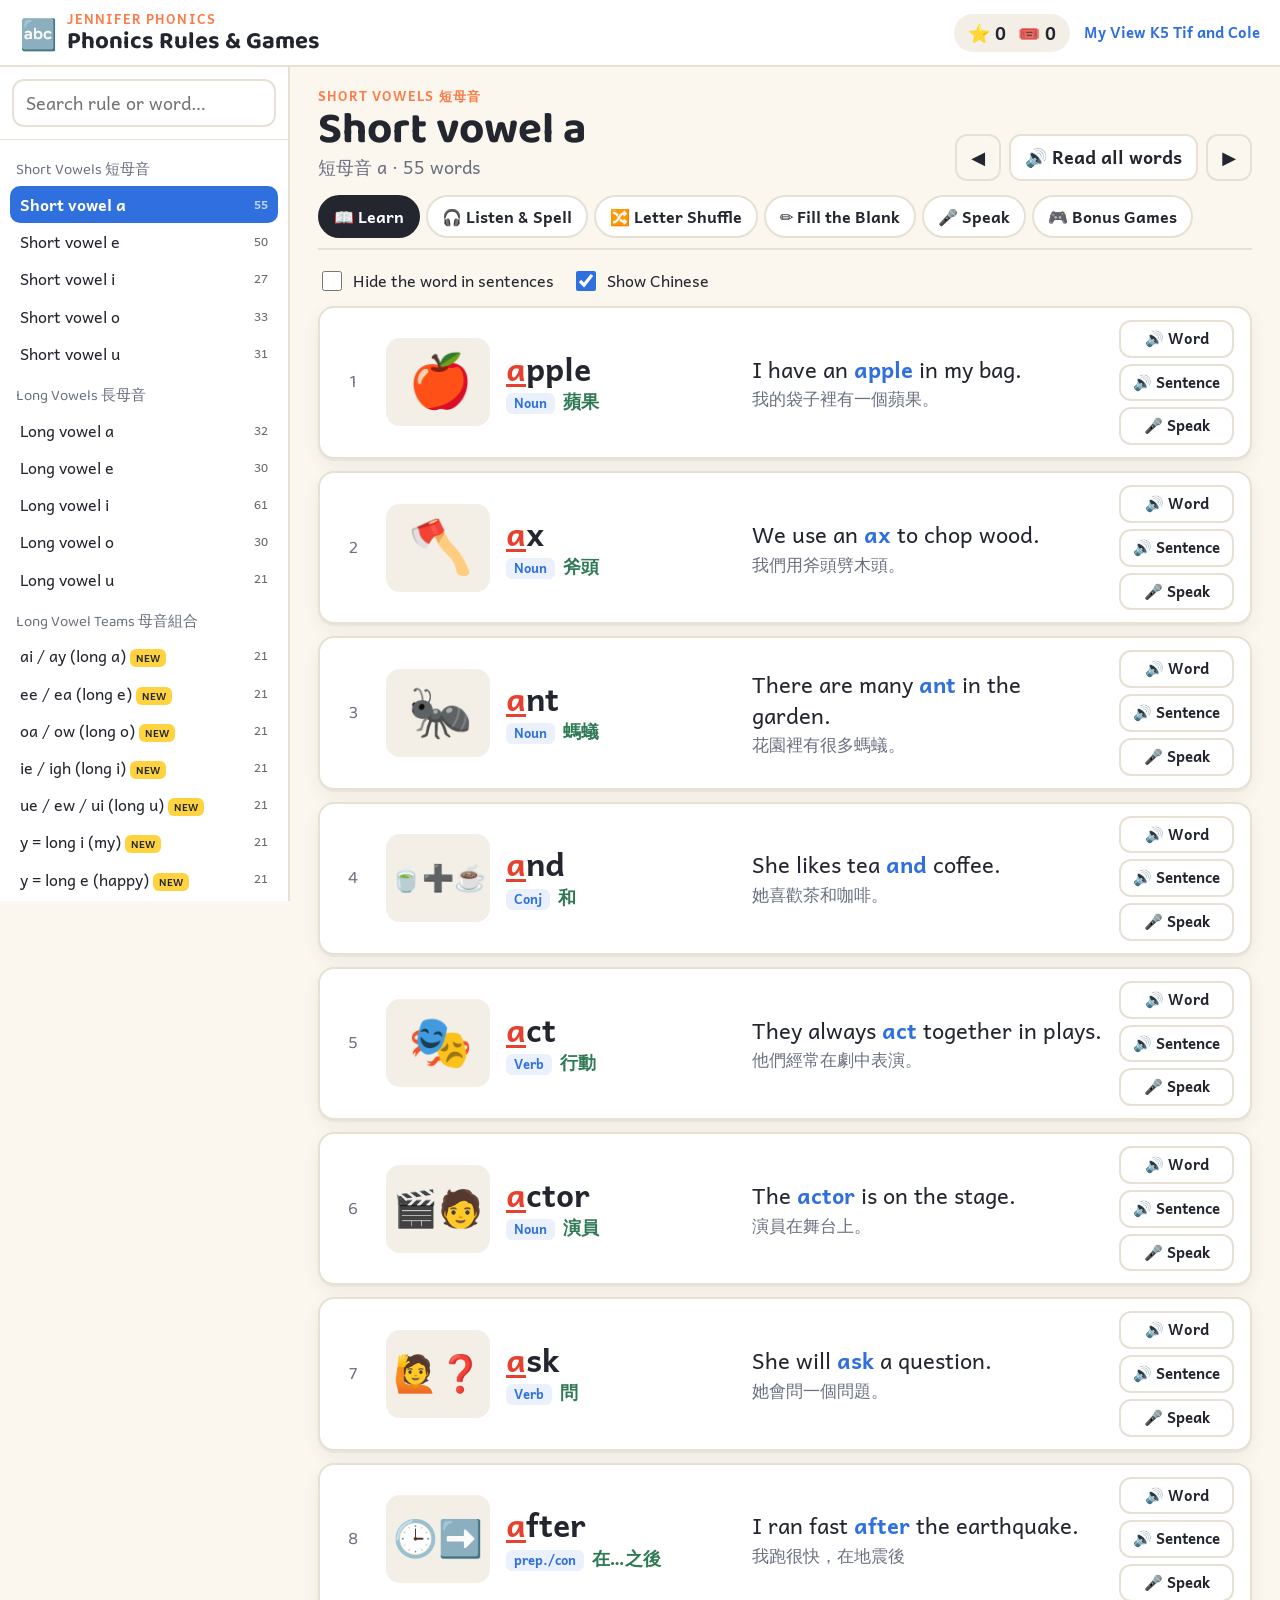
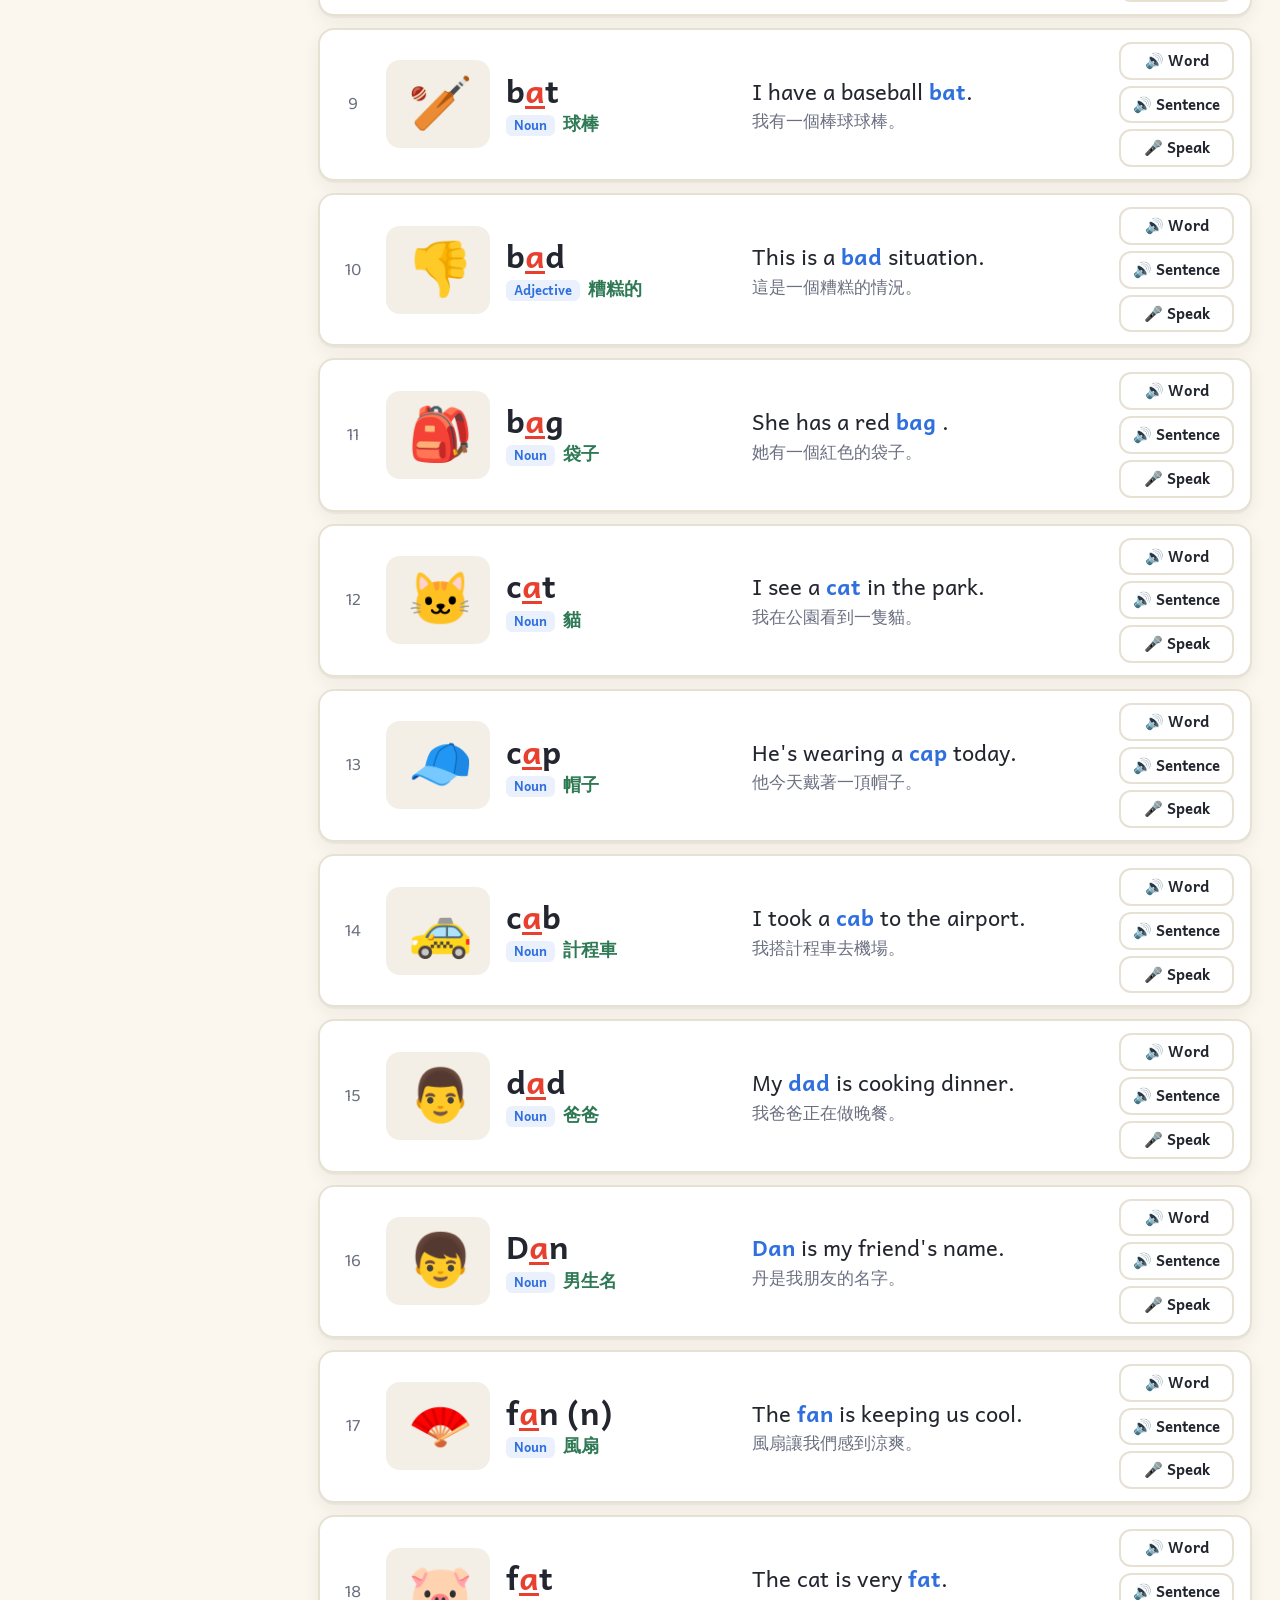
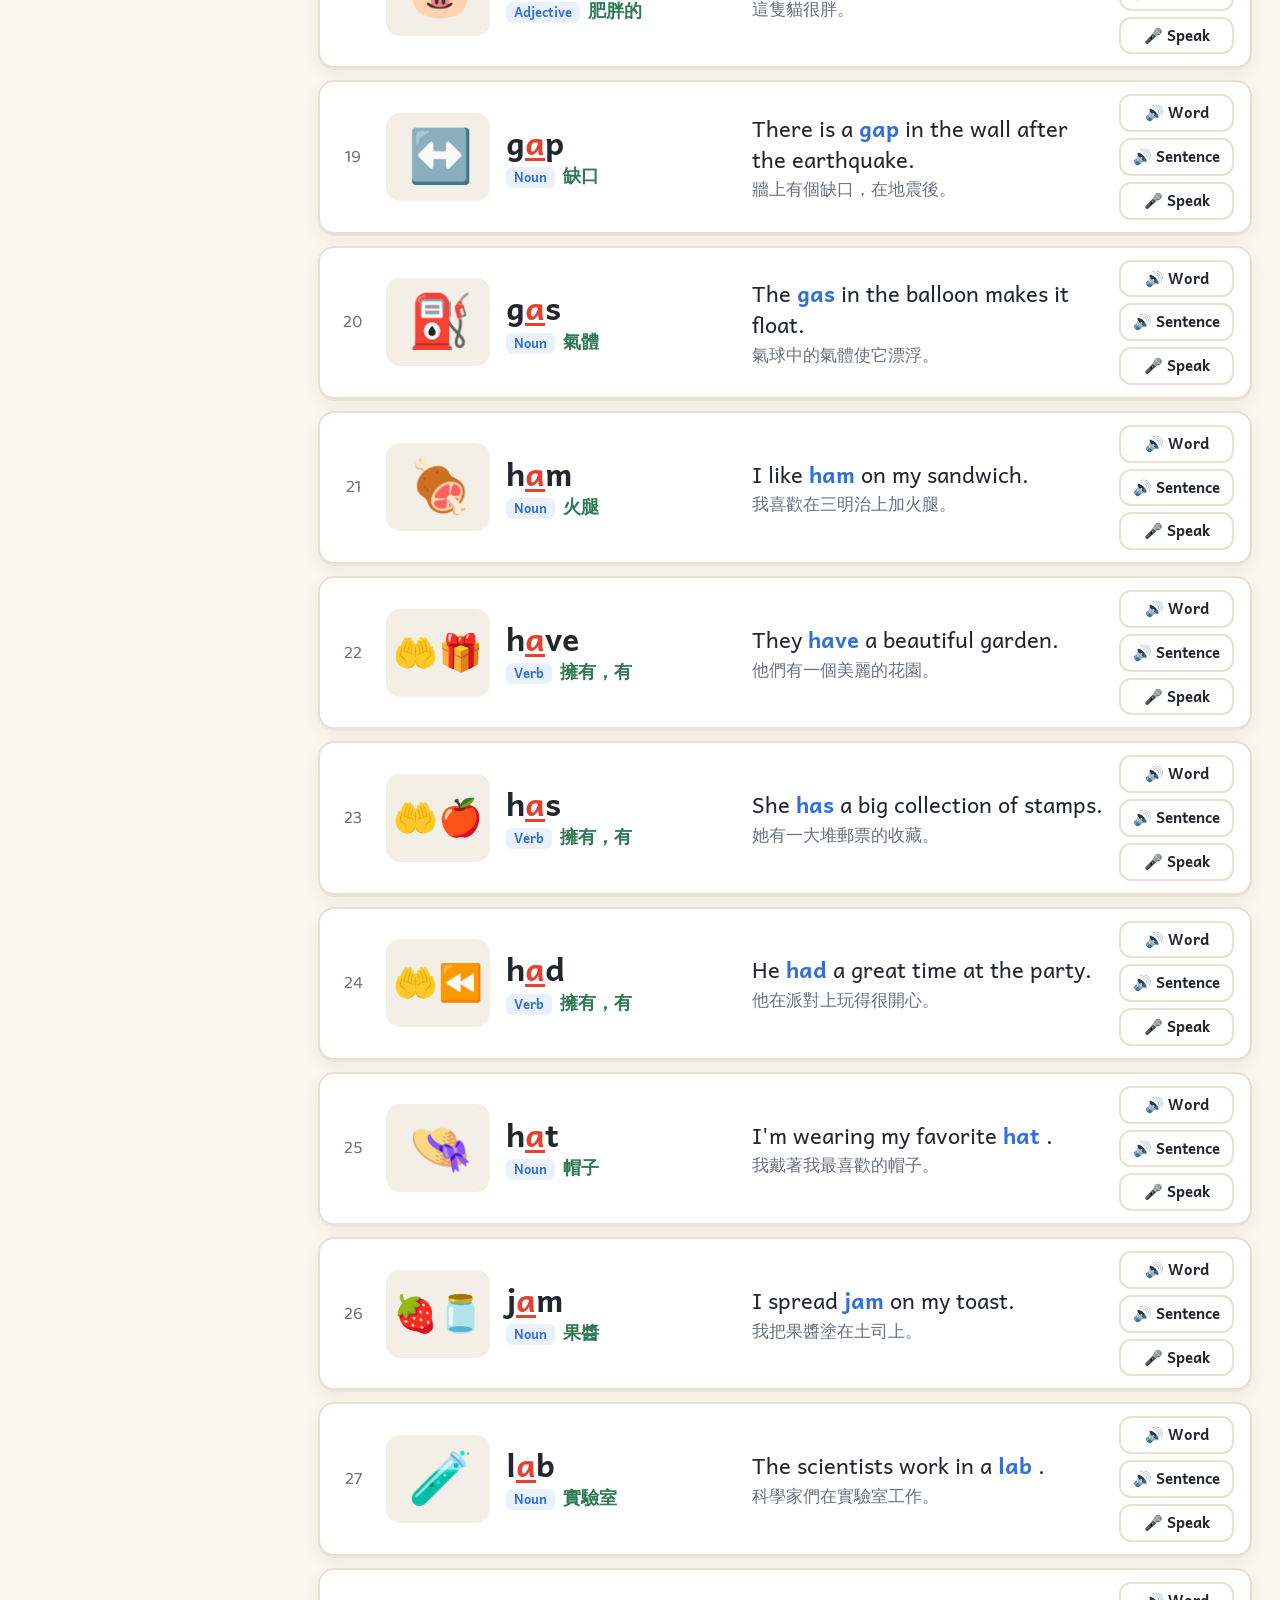
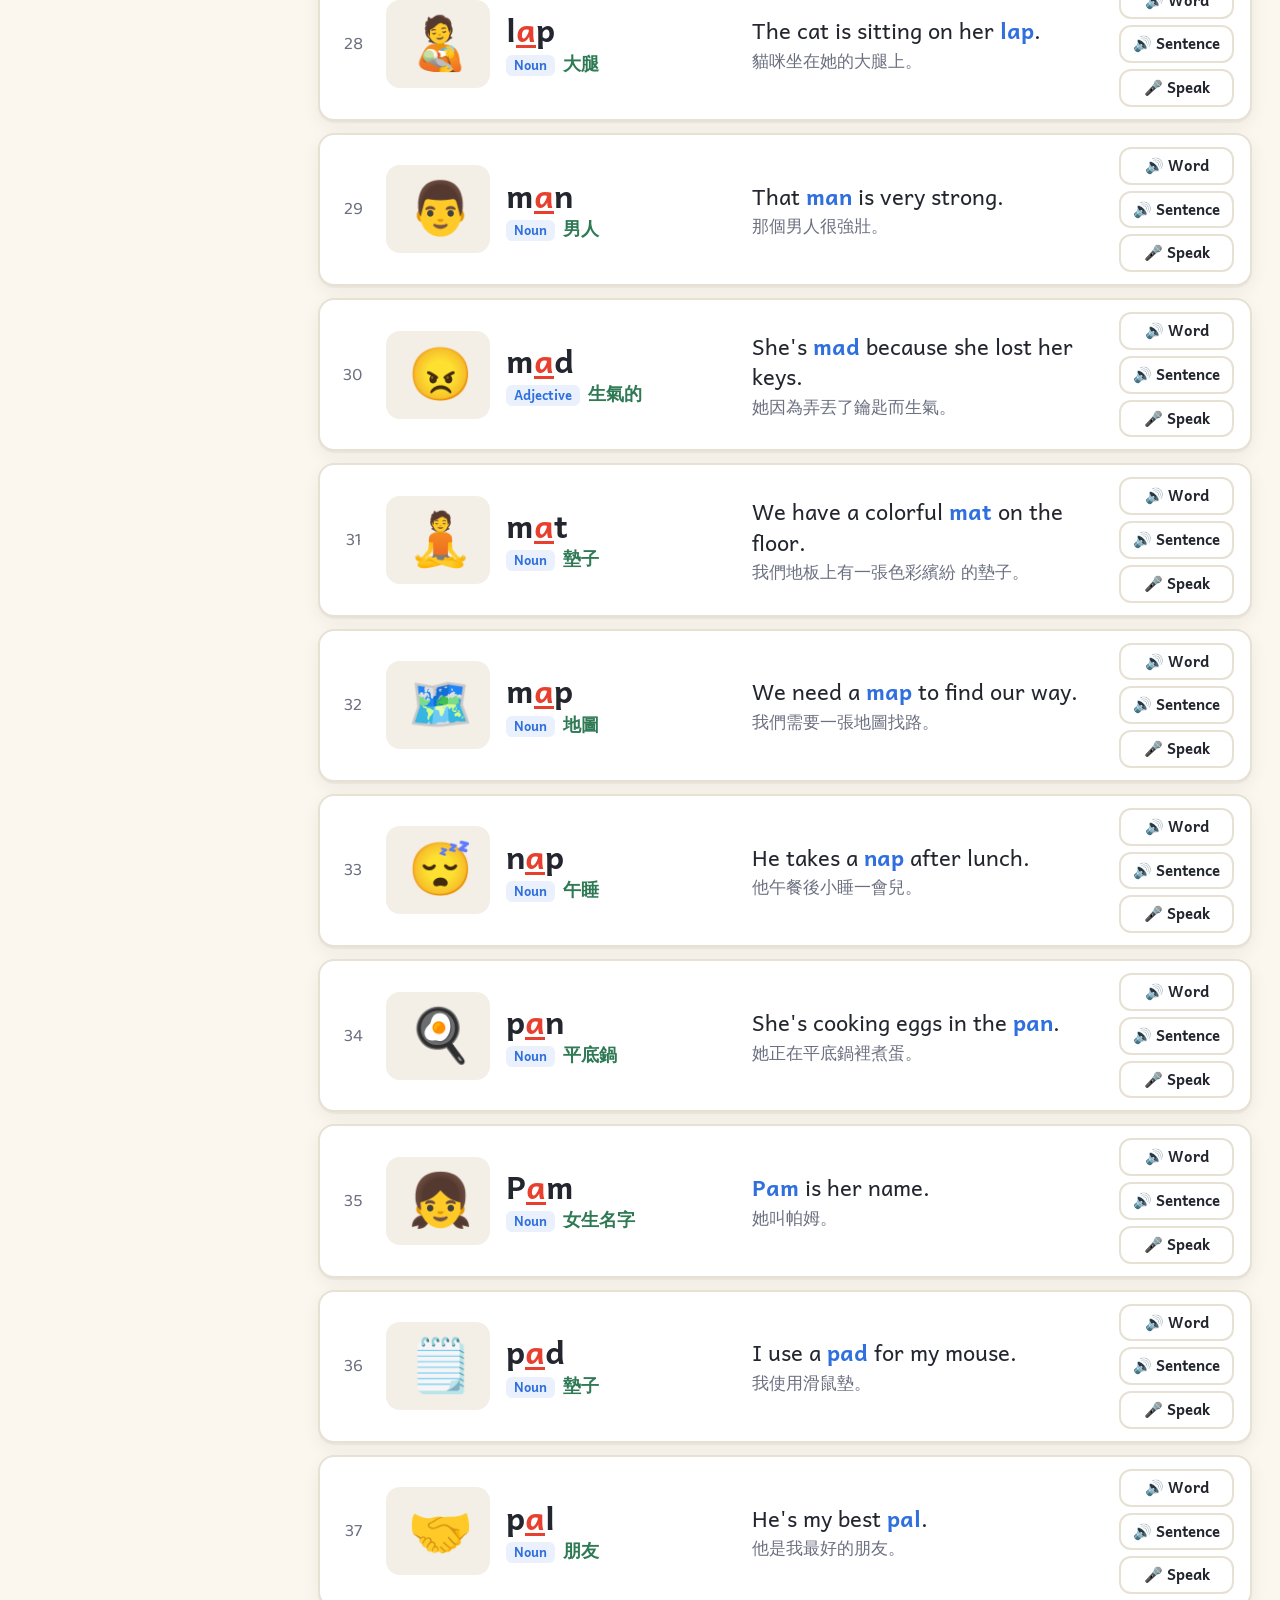
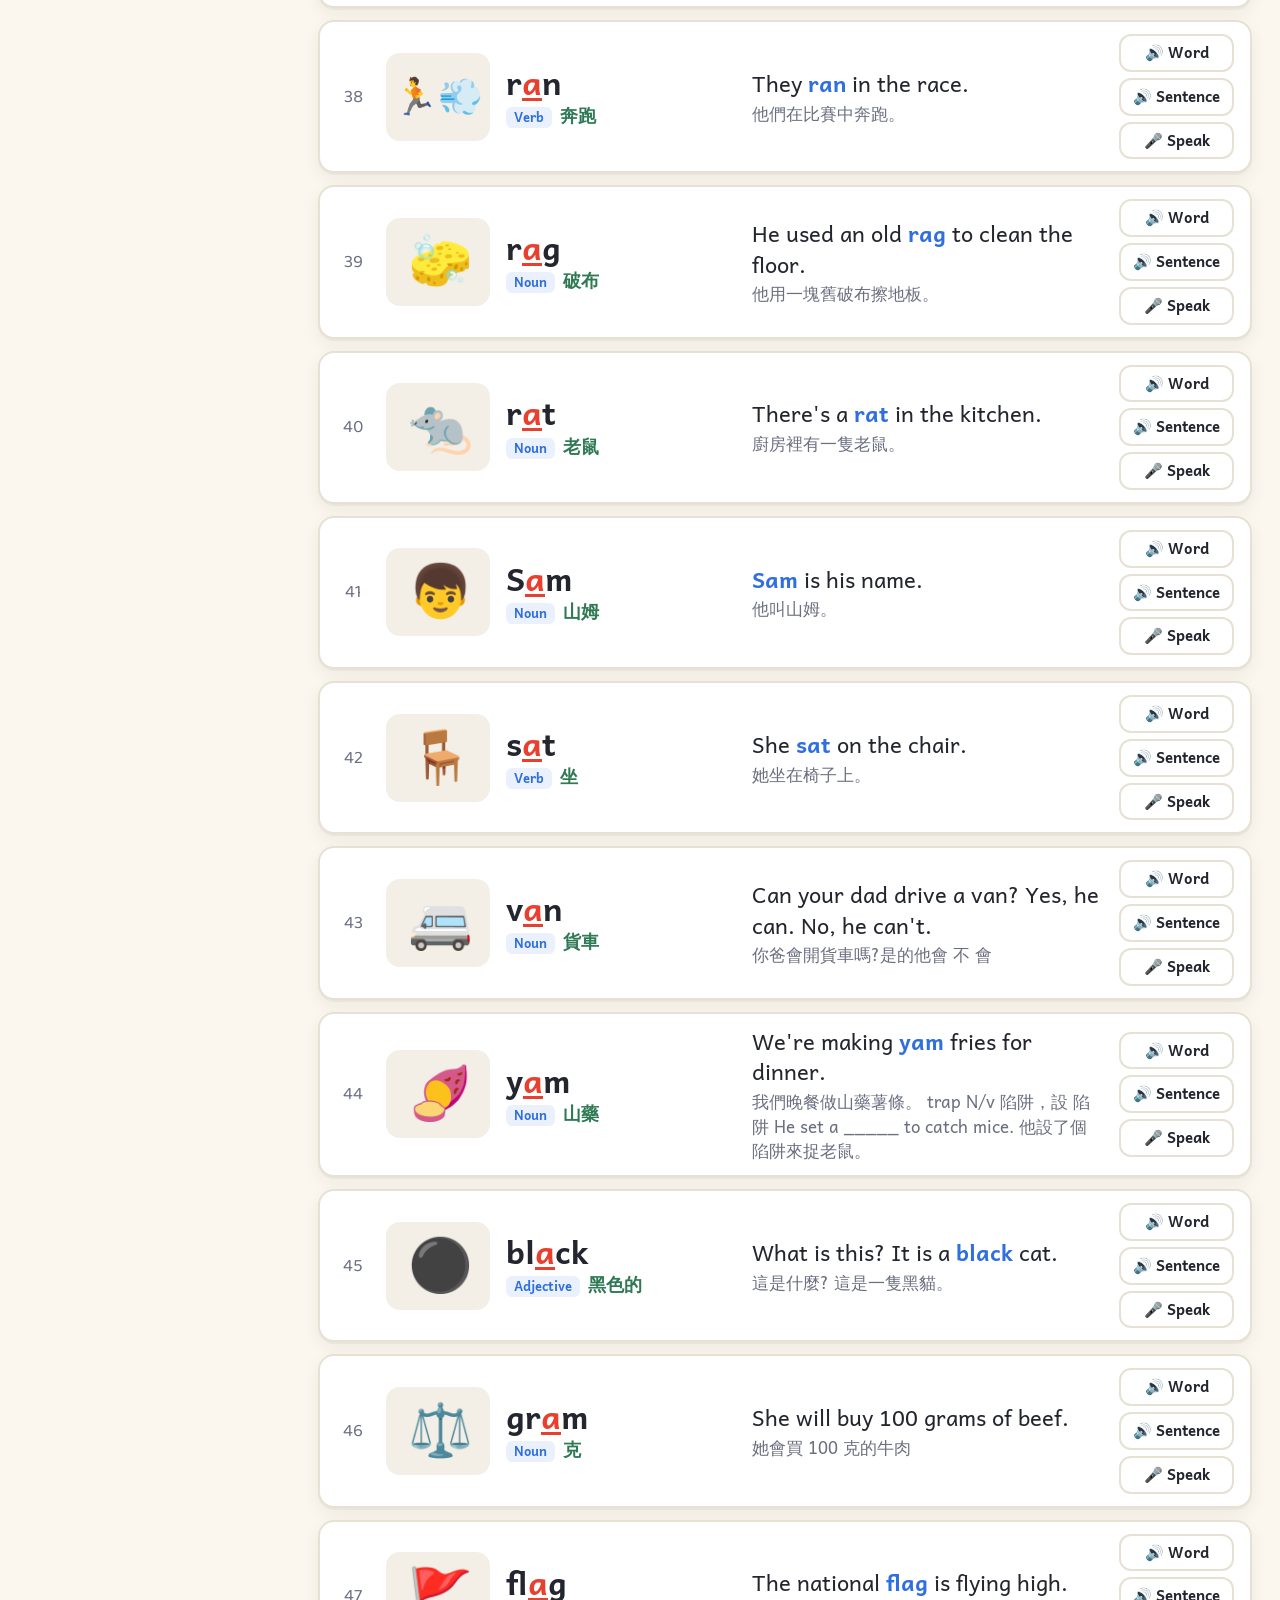
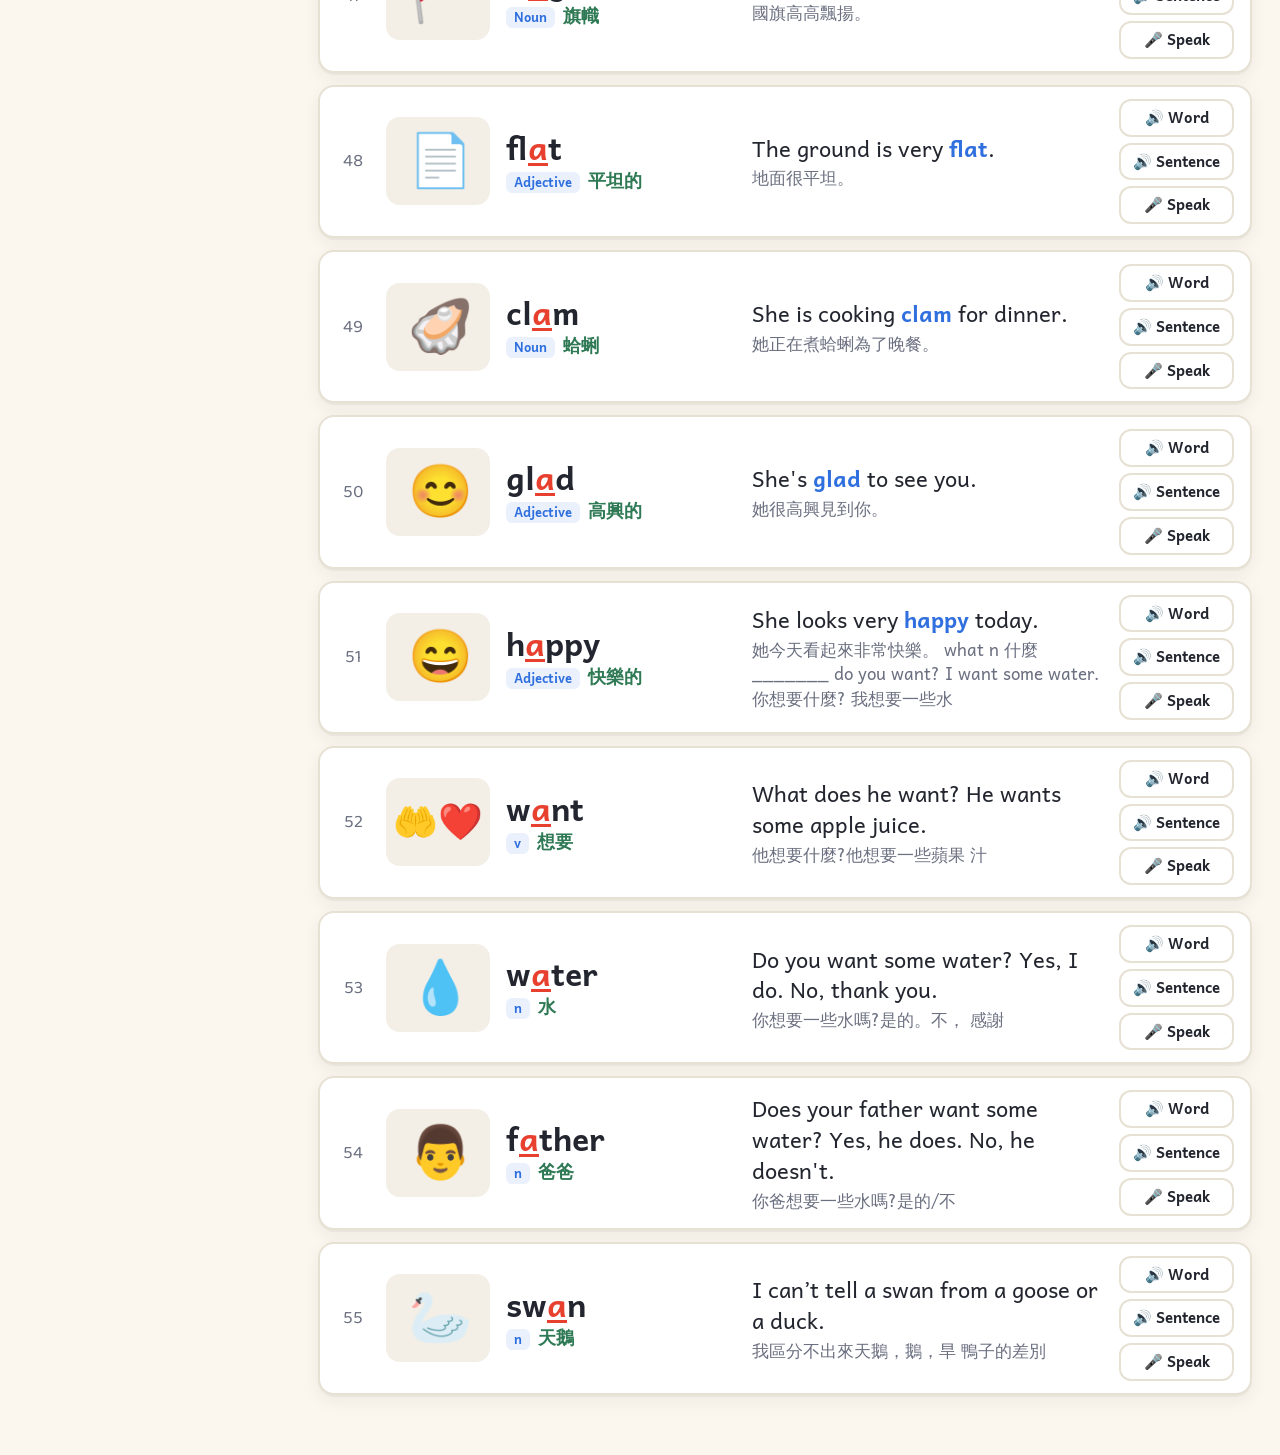
<file: index.html>
<!doctype html>
<html lang="en">
<head>
  <meta charset="utf-8">
  <meta name="viewport" content="width=device-width, initial-scale=1">
  <title>Jennifer Phonics</title>
  <link rel="preconnect" href="https://fonts.googleapis.com">
  <link rel="preconnect" href="https://fonts.gstatic.com" crossorigin>
  <link href="https://fonts.googleapis.com/css2?family=Andika:wght@400;700&family=Baloo+2:wght@600;800&display=swap" rel="stylesheet">
  <link rel="stylesheet" href="styles.css">
</head>
<body>
  <header class="app-header">
    <button id="menuBtn" class="menu-btn" type="button" aria-label="Open rule list">☰</button>
    <div class="brand">
      <span class="brand-logo" aria-hidden="true">🔤</span>
      <div>
        <p class="eyebrow">Jennifer Phonics</p>
        <h1>Phonics Rules &amp; Games</h1>
      </div>
    </div>
    <div class="header-right">
      <div class="star-bank" title="Stars and game tickets">
        <span>⭐ <b id="starCount">0</b></span>
        <span>🎟️ <b id="ticketCount">0</b></span>
      </div>
      <a class="header-link" href="tif-and-cole.html">My View K5 Tif and Cole</a>
    </div>
  </header>

  <div class="layout">
    <aside id="sidebar" class="sidebar" aria-label="Phonics rules">
      <div class="sidebar-head">
        <input id="ruleSearch" type="search" placeholder="Search rule or word…" autocomplete="off">
      </div>
      <nav id="ruleList" class="rule-list"></nav>
    </aside>
    <div id="scrim" class="scrim" hidden></div>

    <main class="lesson">
      <section class="lesson-title">
        <div>
          <p id="ruleGroup" class="eyebrow"></p>
          <h2 id="ruleTitle">Choose a rule</h2>
          <p id="ruleSub" class="muted"></p>
        </div>
        <div class="title-actions">
          <button id="prevRule" type="button" class="ghost" aria-label="Previous rule">◀</button>
          <button id="readAllBtn" type="button">🔊 Read all words</button>
          <button id="nextRule" type="button" class="ghost" aria-label="Next rule">▶</button>
        </div>
      </section>

      <nav class="mode-tabs" role="tablist" id="modeTabs">
        <button role="tab" data-mode="learn" class="active">📖 Learn</button>
        <button role="tab" data-mode="spell">🎧 Listen &amp; Spell</button>
        <button role="tab" data-mode="shuffle">🔀 Letter Shuffle</button>
        <button role="tab" data-mode="fill">✏️ Fill the Blank</button>
        <button role="tab" data-mode="speak">🎤 Speak</button>
        <button role="tab" data-mode="games">🎮 Bonus Games</button>
      </nav>

      <section id="panel-learn" class="panel">
        <div class="learn-tools">
          <label class="toggle"><input type="checkbox" id="optBlank"> Hide the word in sentences</label>
          <label class="toggle"><input type="checkbox" id="optChinese" checked> Show Chinese</label>
        </div>
        <ol id="wordList" class="word-list"></ol>
      </section>

      <section id="panel-practice" class="panel" hidden>
        <div class="practice-top">
          <div class="progress-dots" id="progressDots" aria-label="Progress to next bonus game"></div>
          <p id="practiceHint" class="muted"></p>
        </div>
        <div id="practiceCard" class="practice-card"></div>
      </section>

      <section id="panel-games" class="panel" hidden>
        <p class="games-intro">Every <b>5 correct answers</b> in Spell, Shuffle, Fill or Speak earns a 🎟️ ticket for a 1-minute bonus game.</p>
        <div id="gameGrid" class="game-grid"></div>
        <label class="toggle teacher-toggle"><input type="checkbox" id="optFreePlay"> Teacher: free play (no tickets needed)</label>
      </section>
    </main>
  </div>

  <div id="bonusModal" class="modal" hidden>
    <div class="modal-card">
      <h3>🎉 Great job! 5 correct!</h3>
      <p>You earned a ticket. Pick a 1-minute bonus game:</p>
      <div id="bonusChoices" class="game-grid small"></div>
      <button id="bonusLater" type="button" class="ghost">Save my ticket — keep practicing</button>
    </div>
  </div>

  <div id="gameStage" class="game-stage" hidden>
    <div class="game-bar">
      <button id="gameClose" type="button" class="ghost">✕</button>
      <div class="game-name" id="gameName"></div>
      <div class="game-goal" id="gameGoal"></div>
      <div class="game-score">Score <b id="gameScore">0</b></div>
      <div class="game-time"><div id="gameTimeBar"></div><span id="gameTime">60</span></div>
    </div>
    <div id="gameArea" class="game-area"></div>
    <div id="gameOver" class="game-over" hidden>
      <div class="modal-card">
        <h3 id="gameOverTitle">Time's up!</h3>
        <p id="gameOverText"></p>
        <div class="button-row">
          <button id="gameAgain" type="button">Play again</button>
          <button id="gameBack" type="button" class="ghost">Back to practice</button>
        </div>
      </div>
    </div>
  </div>

  <script src="phonics-data.js"></script>
  <script src="word-pictures.js"></script>
  <script src="games.js"></script>
  <script src="app.js"></script>
</body>
</html>
</file>
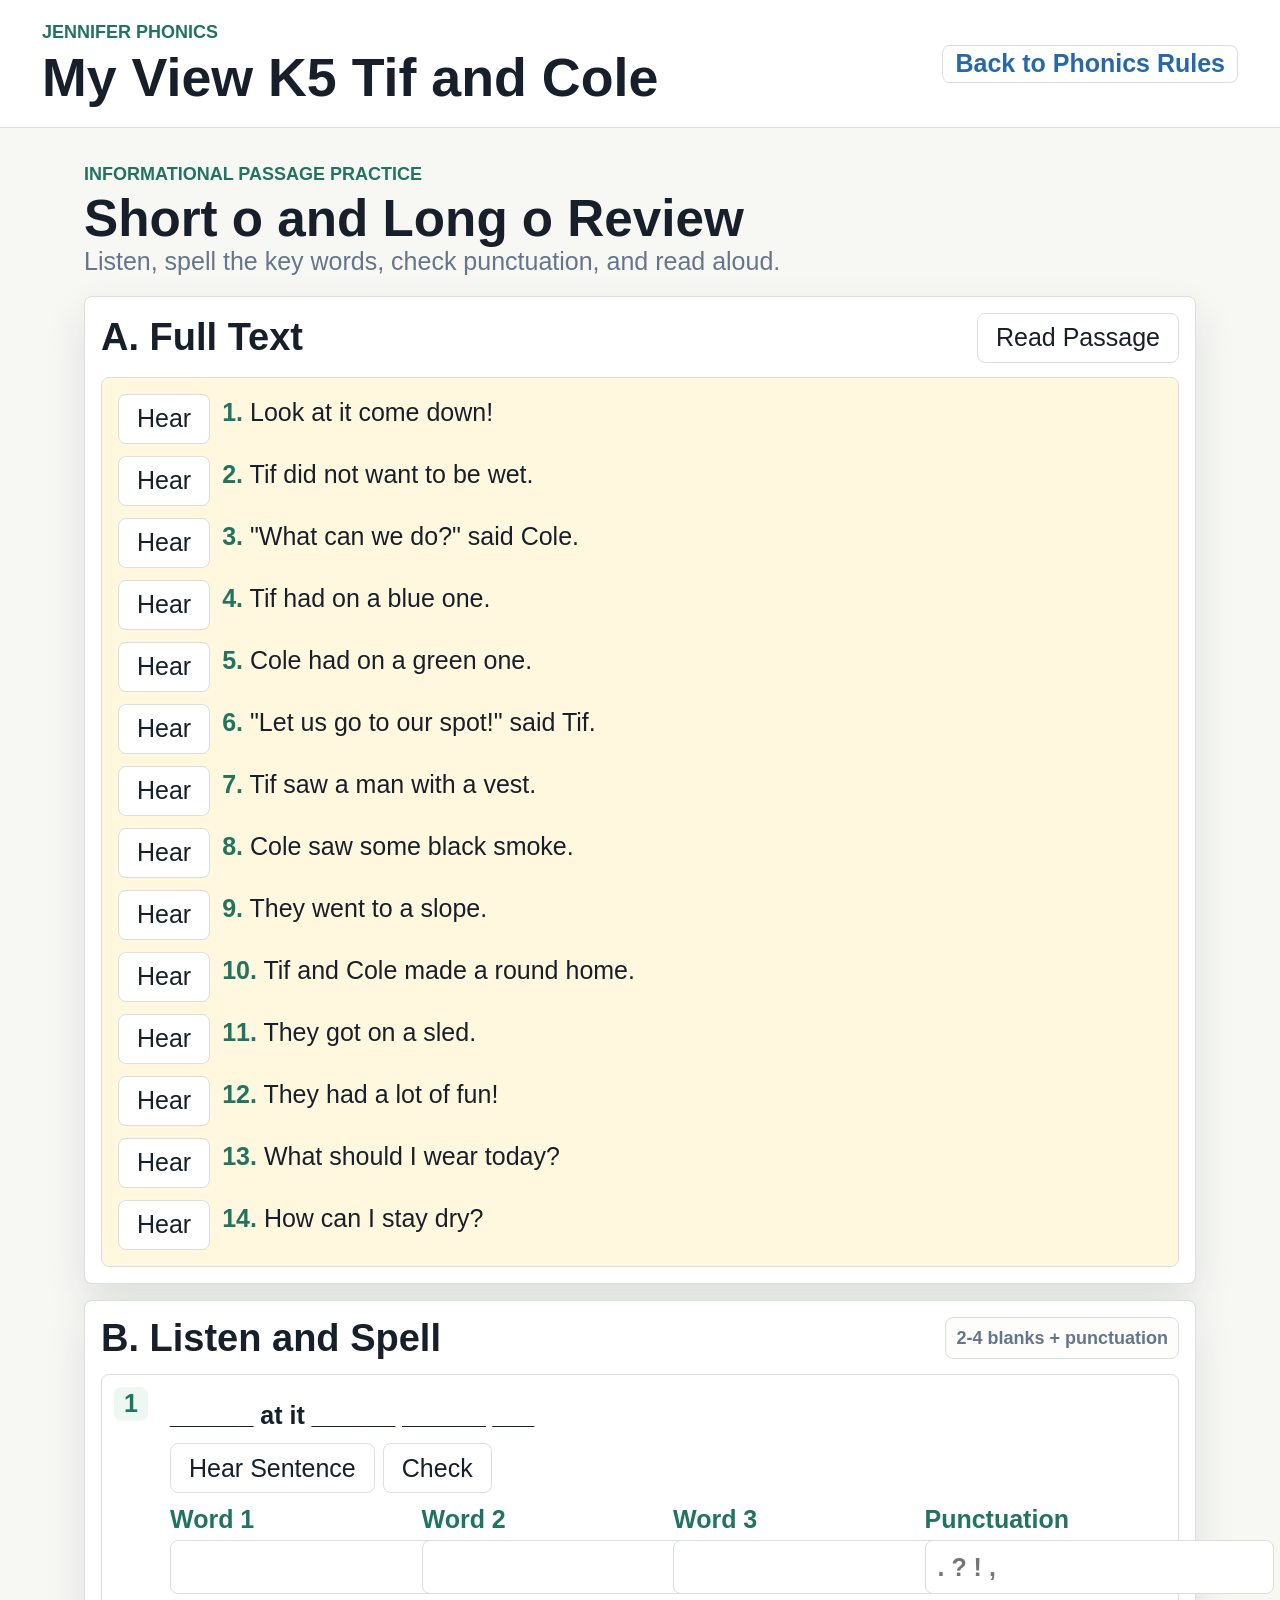
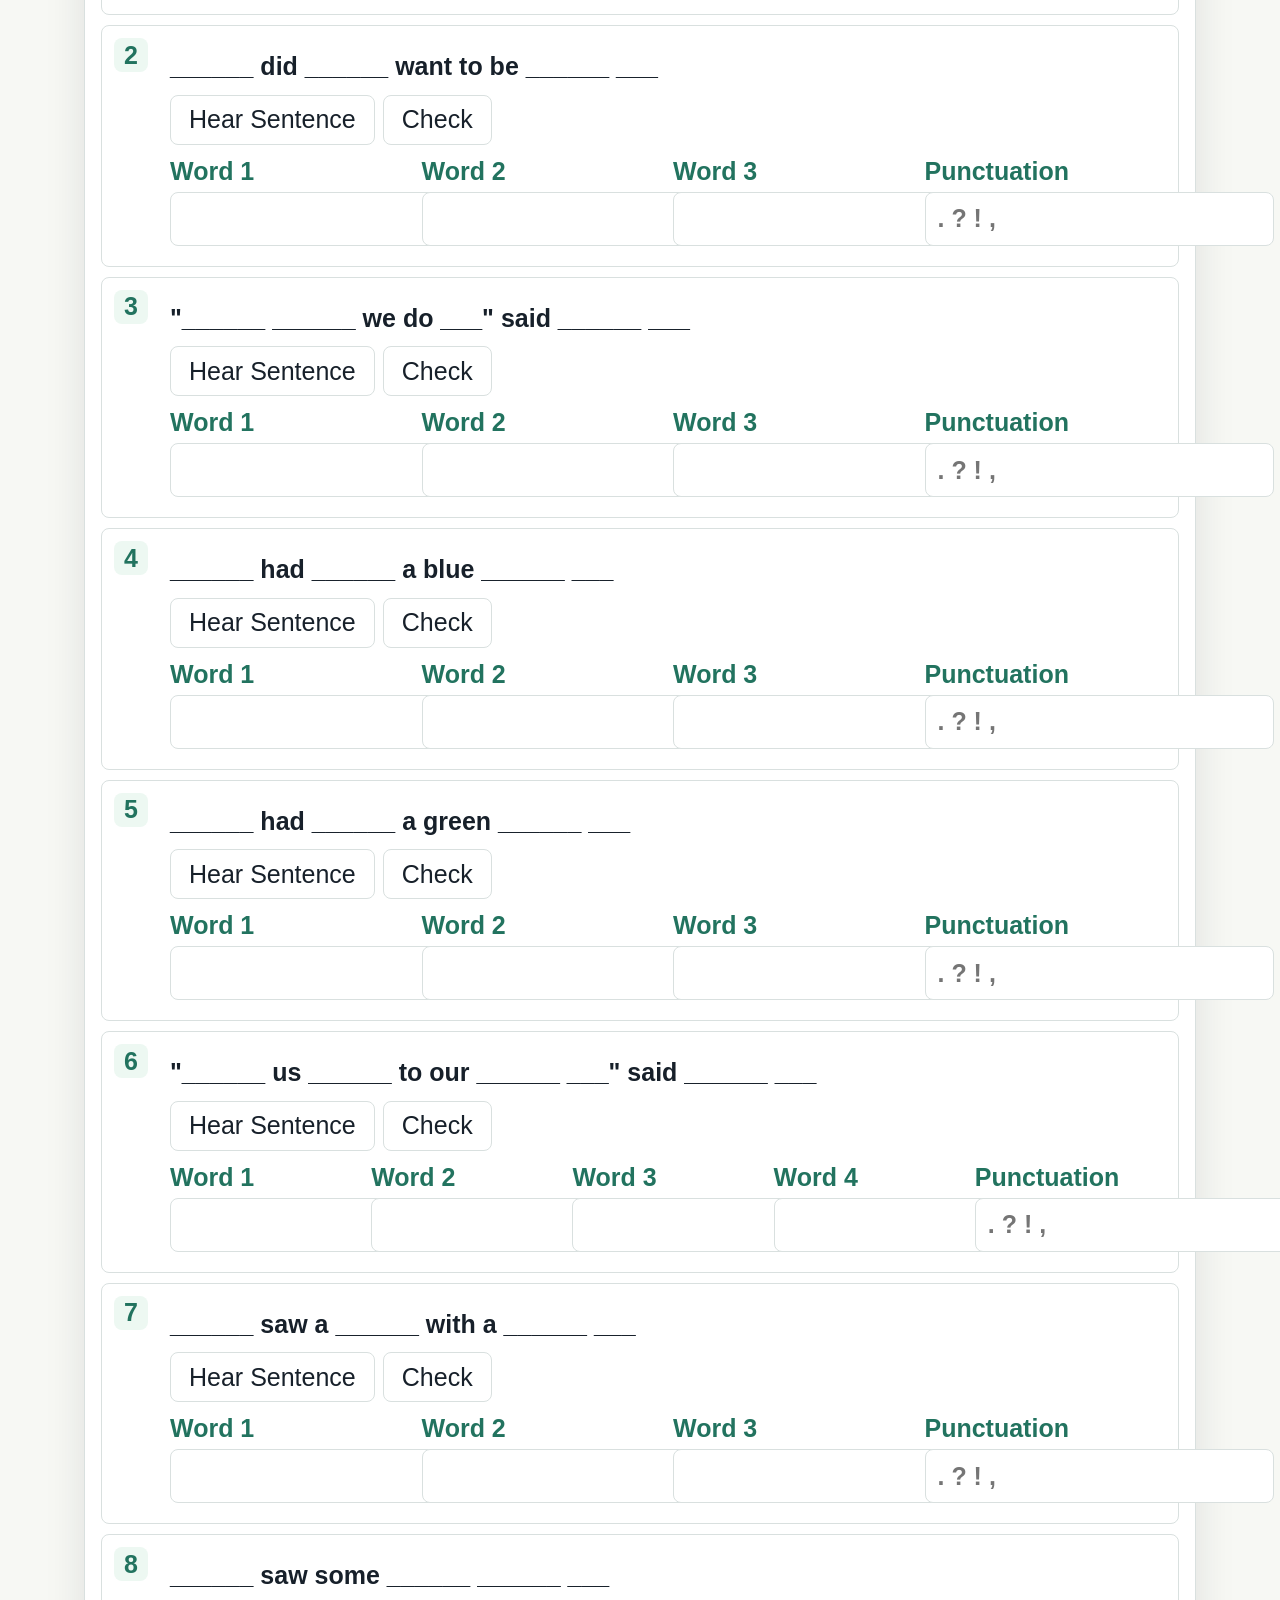
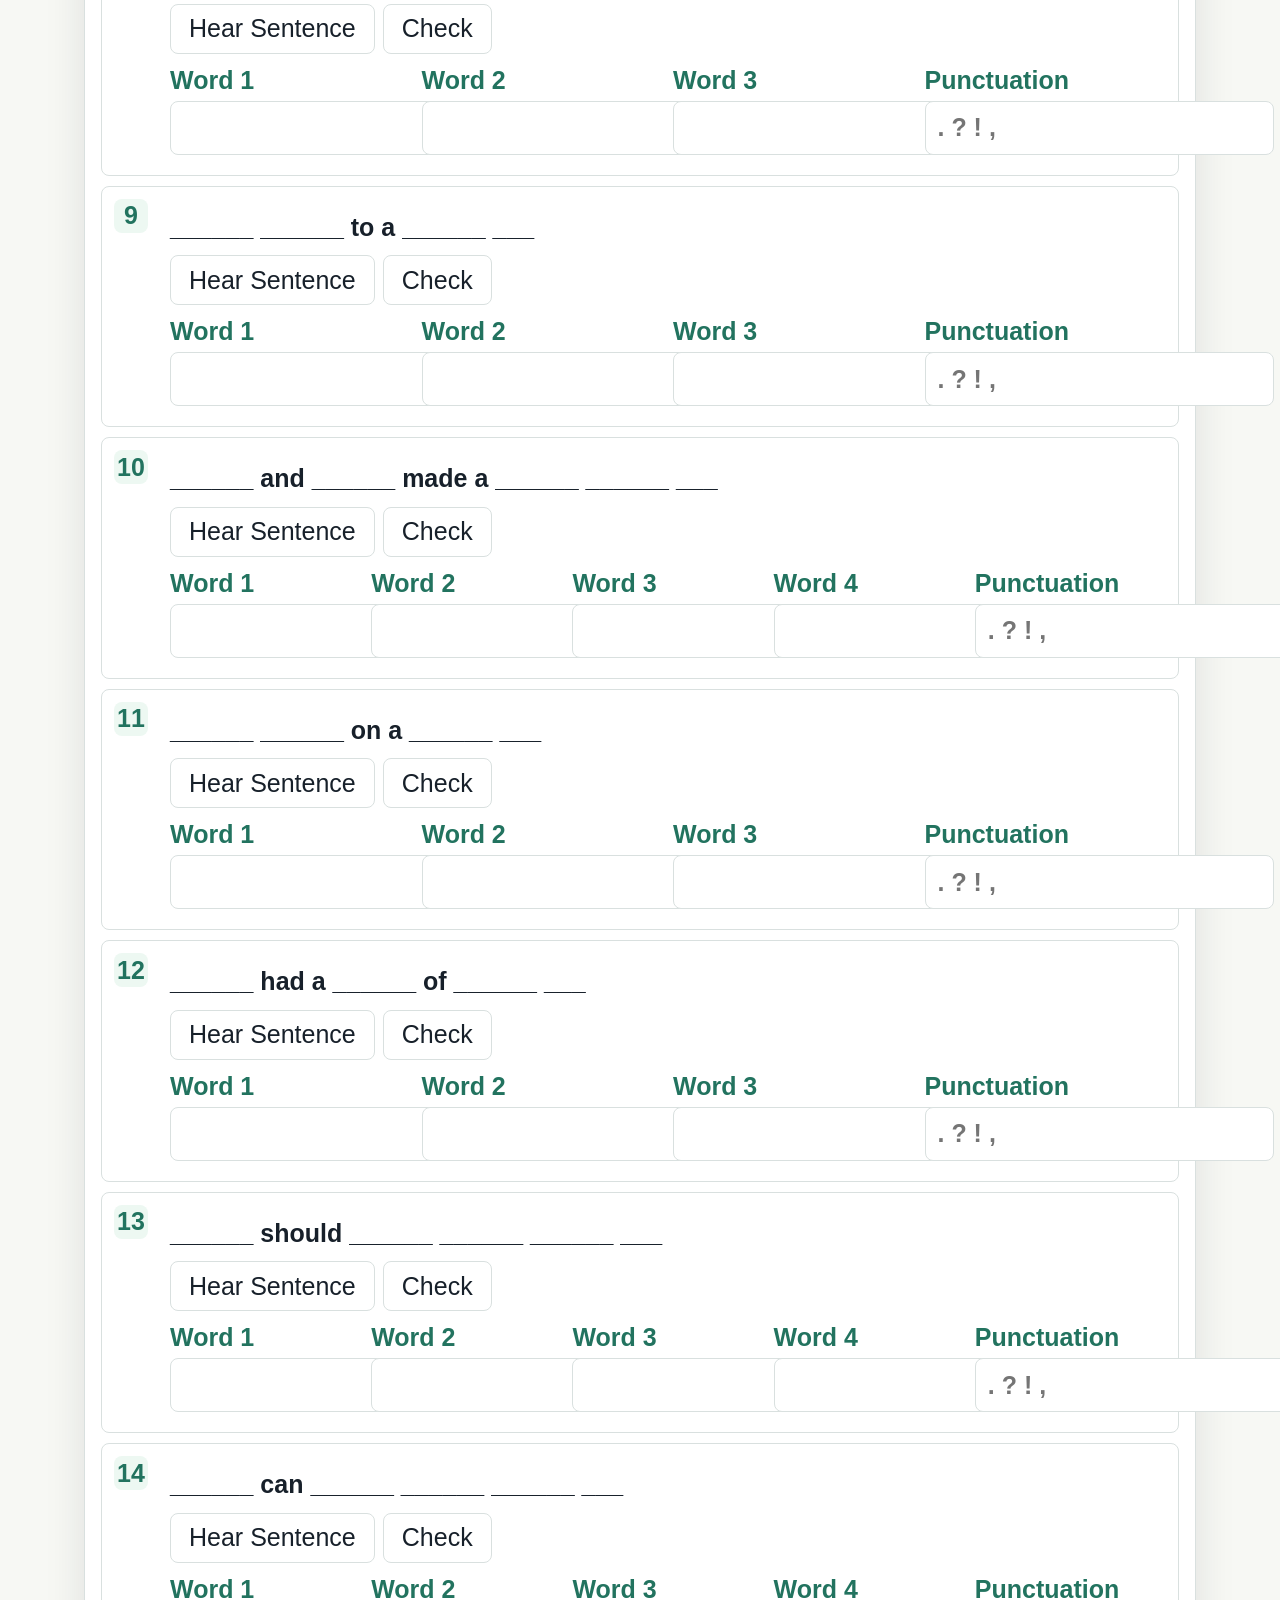
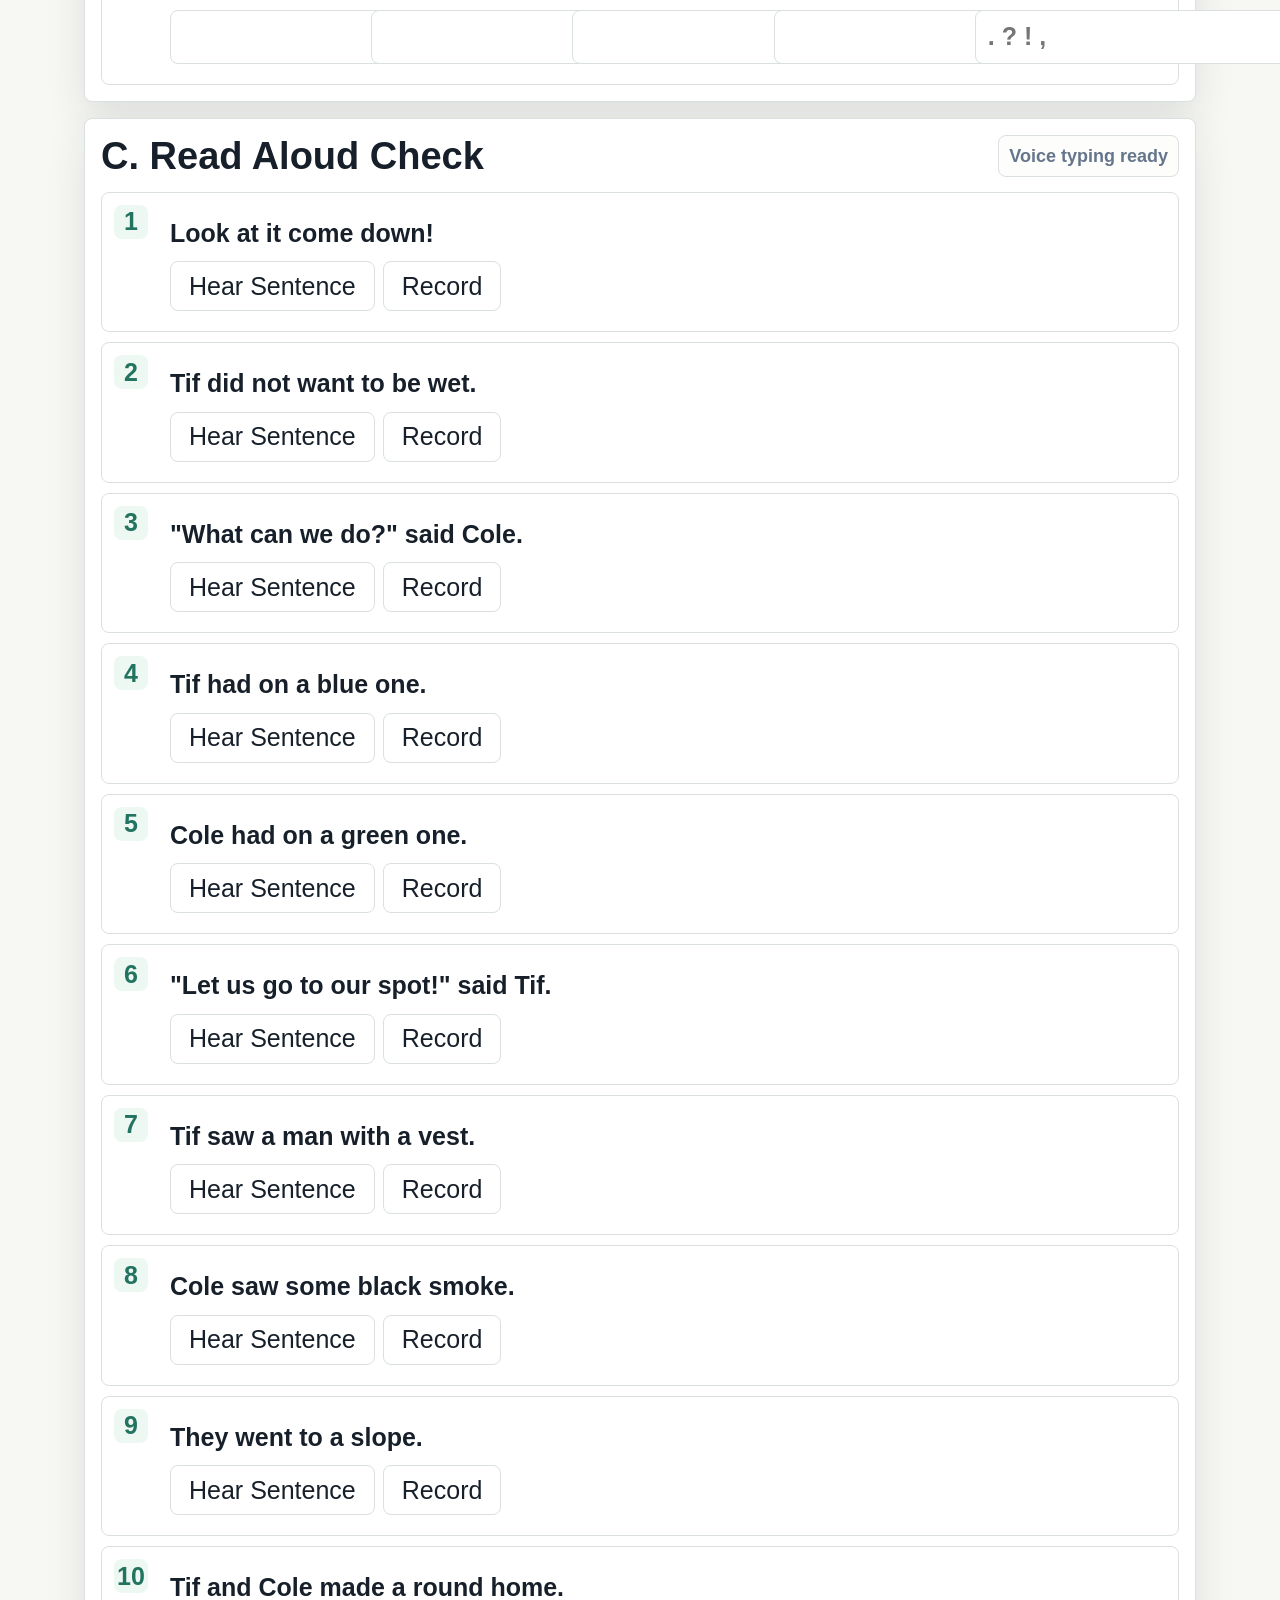
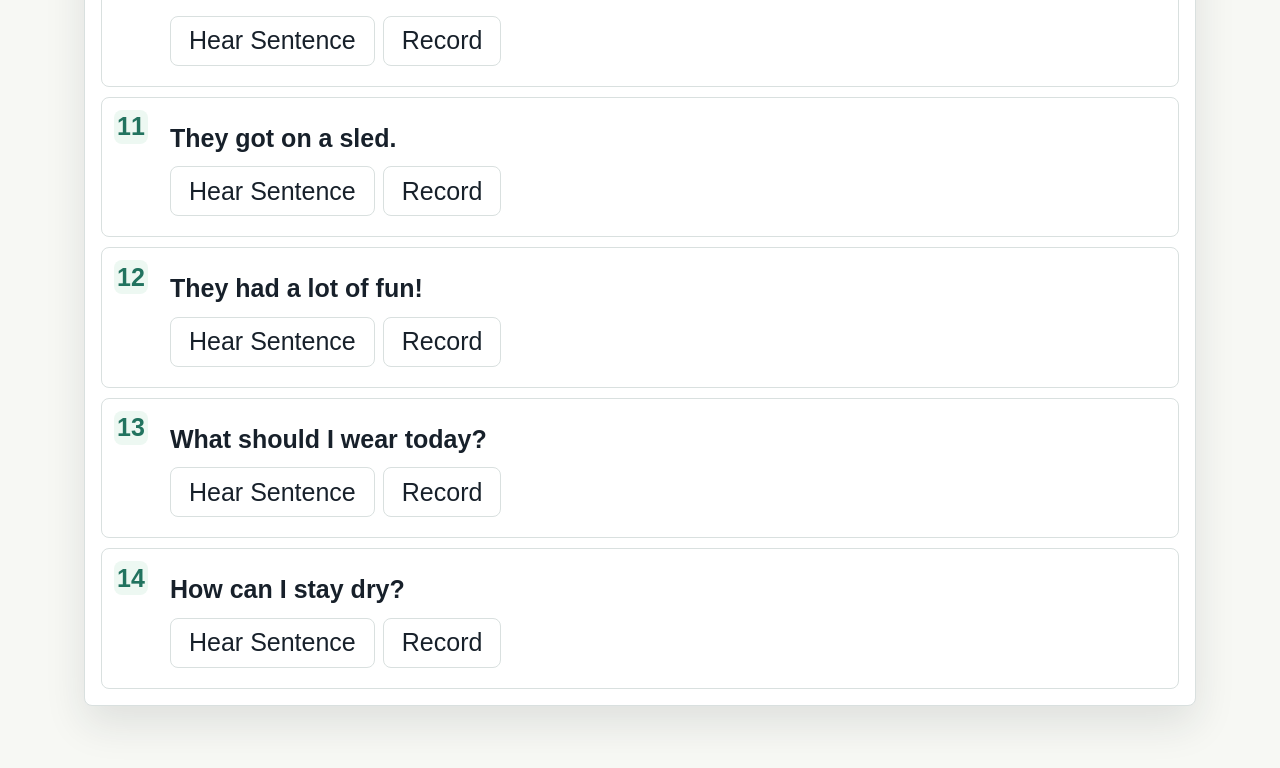
<file: tif-and-cole.html>
<!doctype html>
<html lang="en">
<head>
  <meta charset="utf-8">
  <meta name="viewport" content="width=device-width, initial-scale=1">
  <title>My View K5 Tif and Cole</title>
  <link rel="stylesheet" href="tif-and-cole.css">
</head>
<body>
  <header class="app-header">
    <div>
      <p class="eyebrow">Jennifer Phonics</p>
      <h1>My View K5 Tif and Cole</h1>
    </div>
    <div class="header-actions">
      <a href="index.html">Back to Phonics Rules</a>
    </div>
  </header>

  <main class="lesson passage-page">
    <section class="lesson-title">
      <p class="eyebrow">Informational Passage Practice</p>
      <h2>Short o and Long o Review</h2>
      <p class="muted">Listen, spell the key words, check punctuation, and read aloud.</p>
    </section>

      <section class="lesson-section">
        <div class="section-title">
          <h3>A. Full Text</h3>
          <button id="readPassageBtn" type="button">Read Passage</button>
      </div>
      <div id="passageText" class="passage-text"></div>
    </section>

    <section class="lesson-section">
      <div class="section-title">
        <h3>B. Listen and Spell</h3>
        <span class="support-pill">2-4 blanks + punctuation</span>
      </div>
      <div id="spellRows" class="practice-list"></div>
    </section>

    <section class="lesson-section">
      <div class="section-title">
        <h3>C. Read Aloud Check</h3>
        <span id="speechSupport" class="support-pill"></span>
      </div>
      <div id="readRows" class="practice-list"></div>
    </section>
  </main>

  <script>
    const PASSAGE = [
      {
        text: "Look at it come down!",
        blanks: ["Look", "come", "down"],
        punctuation: "!"
      },
      {
        text: "Tif did not want to be wet.",
        blanks: ["Tif", "not", "wet"],
        punctuation: "."
      },
      {
        text: "What can we do? said Cole.",
        display: "\"What can we do?\" said Cole.",
        blanks: ["What", "can", "Cole"],
        punctuation: "?."
      },
      {
        text: "Tif had on a blue one.",
        blanks: ["Tif", "on", "one"],
        punctuation: "."
      },
      {
        text: "Cole had on a green one.",
        blanks: ["Cole", "on", "one"],
        punctuation: "."
      },
      {
        text: "Let us go to our spot! said Tif.",
        display: "\"Let us go to our spot!\" said Tif.",
        blanks: ["Let", "go", "spot", "Tif"],
        punctuation: "!."
      },
      {
        text: "Tif saw a man with a vest.",
        blanks: ["Tif", "man", "vest"],
        punctuation: "."
      },
      {
        text: "Cole saw some black smoke.",
        blanks: ["Cole", "black", "smoke"],
        punctuation: "."
      },
      {
        text: "They went to a slope.",
        blanks: ["They", "went", "slope"],
        punctuation: "."
      },
      {
        text: "Tif and Cole made a round home.",
        blanks: ["Tif", "Cole", "round", "home"],
        punctuation: "."
      },
      {
        text: "They got on a sled.",
        blanks: ["They", "got", "sled"],
        punctuation: "."
      },
      {
        text: "They had a lot of fun!",
        blanks: ["They", "lot", "fun"],
        punctuation: "!"
      },
      {
        text: "What should I wear today?",
        blanks: ["What", "I", "wear", "today"],
        punctuation: "?"
      },
      {
        text: "How can I stay dry?",
        blanks: ["How", "I", "stay", "dry"],
        punctuation: "?"
      }
    ];

    const SpeechRecognition = window.SpeechRecognition || window.webkitSpeechRecognition;
    const els = {
      passageText: document.querySelector("#passageText"),
      spellRows: document.querySelector("#spellRows"),
      readRows: document.querySelector("#readRows"),
      readPassageBtn: document.querySelector("#readPassageBtn"),
      speechSupport: document.querySelector("#speechSupport")
    };

    function escapeHtml(text) {
      return String(text)
        .replaceAll("&", "&amp;")
        .replaceAll("<", "&lt;")
        .replaceAll(">", "&gt;")
        .replaceAll('"', "&quot;");
    }

    function chooseVoice() {
      const voices = window.speechSynthesis.getVoices();
      return voices.find(v => /Jenny|Aria|Samantha|Zira|Google US English/i.test(v.name) && /^en/i.test(v.lang)) ||
        voices.find(v => /^en[-_]US/i.test(v.lang)) ||
        voices.find(v => /^en/i.test(v.lang));
    }

    function speechText(text) {
      return String(text).replace(/\bTif\b/g, "Tiff");
    }

    function speak(text) {
      if (!("speechSynthesis" in window)) return;
      window.speechSynthesis.cancel();
      const utterance = new SpeechSynthesisUtterance(speechText(text));
      utterance.lang = "en-US";
      utterance.rate = 0.74;
      utterance.pitch = 1.1;
      const voice = chooseVoice();
      if (voice) utterance.voice = voice;
      window.speechSynthesis.speak(utterance);
    }

    function normalizeText(text) {
      return String(text).toLowerCase().replace(/[’']/g, "").replace(/[^a-z0-9]+/g, " ").trim();
    }

    function normalizePunctuation(text) {
      return String(text).replace(/\s+/g, "").replace(/[“”]/g, '"').replace(/[‘’]/g, "'");
    }

    function wordsFrom(text) {
      const clean = normalizeText(text);
      return clean ? clean.split(" ") : [];
    }

    function sentenceDisplay(item) {
      return item.display || item.text;
    }

    function sentenceWithBlanks(item) {
      let output = sentenceDisplay(item);
      item.blanks.forEach(word => {
        output = output.replace(new RegExp(`\\b${word.replace(/[.*+?^${}()|[\]\\]/g, "\\$&")}\\b`), "______");
      });
      return output.replace(/[.!?]/g, " ___");
    }

    function comparePronunciation(expected, transcript) {
      const expectedWords = wordsFrom(expected);
      const spokenWords = wordsFrom(transcript);
      const spokenSet = new Set(spokenWords);
      const missing = [];
      let matched = 0;
      expectedWords.forEach(word => {
        if (spokenSet.has(word)) matched += 1;
        else missing.push(word);
      });
      const percentage = expectedWords.length ? Math.round((matched / expectedWords.length) * 100) : 0;
      return { percentage, missing: [...new Set(missing)] };
    }

    function renderPassage() {
      els.passageText.innerHTML = "";
      PASSAGE.forEach((item, index) => {
        const line = document.createElement("div");
        line.className = "passage-line";
        line.innerHTML = `
          <button type="button" data-hear-line>Hear</button>
          <p><span>${index + 1}.</span> ${escapeHtml(sentenceDisplay(item))}</p>
        `;
        line.querySelector("[data-hear-line]").addEventListener("click", () => speak(sentenceDisplay(item)));
        els.passageText.append(line);
      });
    }

    function renderSpellRows() {
      els.spellRows.innerHTML = "";
      PASSAGE.forEach((item, index) => {
        const row = document.createElement("article");
        row.className = "practice-row passage-row";
        row.innerHTML = `
          <div class="practice-number">${index + 1}</div>
          <div class="practice-body">
            <p class="sample">${escapeHtml(sentenceWithBlanks(item))}</p>
            <div class="button-row">
              <button type="button" data-hear>Hear Sentence</button>
              <button type="button" data-check>Check</button>
            </div>
            <div class="spell-inputs">
              ${item.blanks.map((word, wordIndex) => `
                <label>
                  Word ${wordIndex + 1}
                  <input type="text" data-word-index="${wordIndex}" autocomplete="off">
                </label>
              `).join("")}
              <label>
                Punctuation
                <input type="text" data-punctuation autocomplete="off" placeholder=". ? ! ,">
              </label>
            </div>
            <p class="feedback"></p>
          </div>
        `;
        row.querySelector("[data-hear]").addEventListener("click", () => speak(sentenceDisplay(item)));
        row.querySelector("[data-check]").addEventListener("click", () => {
          const wordInputs = [...row.querySelectorAll("[data-word-index]")];
          const wordResults = wordInputs.map((input, inputIndex) => normalizeText(input.value) === normalizeText(item.blanks[inputIndex]));
          const punctuationInput = row.querySelector("[data-punctuation]");
          const punctuationCorrect = normalizePunctuation(punctuationInput.value) === normalizePunctuation(item.punctuation);
          const wrongWords = item.blanks.filter((word, wordIndex) => !wordResults[wordIndex]);
          const feedback = row.querySelector(".feedback");
          if (!wrongWords.length && punctuationCorrect) {
            feedback.textContent = "Correct!";
            feedback.className = "feedback correct";
          } else {
            const wordHelp = wrongWords.length ? `Words: ${wrongWords.join(", ")}` : "Words: OK";
            const punctuationHelp = punctuationCorrect ? "Punctuation: OK" : `Punctuation: ${item.punctuation}`;
            feedback.textContent = `Try again. ${wordHelp}. ${punctuationHelp}`;
            feedback.className = "feedback wrong";
          }
        });
        els.spellRows.append(row);
      });
    }

    function startRecording(item, row) {
      const transcriptBox = row.querySelector(".transcript");
      const resultBox = row.querySelector(".pronunciation-result");
      if (!SpeechRecognition) {
        transcriptBox.textContent = "Voice typing is not available in this browser.";
        return;
      }
      const recognition = new SpeechRecognition();
      recognition.lang = "en-US";
      recognition.interimResults = false;
      recognition.maxAlternatives = 1;
      transcriptBox.textContent = "Listening...";
      resultBox.textContent = "";
      recognition.onresult = event => {
        const transcript = event.results[0][0].transcript;
        const score = comparePronunciation(sentenceDisplay(item), transcript);
        transcriptBox.textContent = transcript;
        resultBox.innerHTML = `
          <strong>${score.percentage}% correct</strong>
          <span>${score.missing.length ? `Practice: ${escapeHtml(score.missing.join(", "))}` : "Great reading!"}</span>
        `;
        resultBox.className = `pronunciation-result ${score.percentage >= 85 ? "correct" : "wrong"}`;
      };
      recognition.onerror = () => {
        transcriptBox.textContent = "Recording did not work. Please try again.";
      };
      recognition.start();
    }

    function renderReadRows() {
      els.speechSupport.textContent = SpeechRecognition ? "Voice typing ready" : "Chrome voice typing needed";
      els.readRows.innerHTML = "";
      PASSAGE.forEach((item, index) => {
        const row = document.createElement("article");
        row.className = "practice-row passage-row";
        row.innerHTML = `
          <div class="practice-number">${index + 1}</div>
          <div class="practice-body">
            <p class="sample">${escapeHtml(sentenceDisplay(item))}</p>
            <div class="button-row">
              <button type="button" data-hear>Hear Sentence</button>
              <button type="button" data-record>Record</button>
            </div>
            <p class="transcript"></p>
            <p class="pronunciation-result"></p>
          </div>
        `;
        row.querySelector("[data-hear]").addEventListener("click", () => speak(sentenceDisplay(item)));
        row.querySelector("[data-record]").addEventListener("click", () => startRecording(item, row));
        els.readRows.append(row);
      });
    }

    els.readPassageBtn.addEventListener("click", () => speak(PASSAGE.map(sentenceDisplay).join(" ")));
    if ("speechSynthesis" in window) {
      window.speechSynthesis.onvoiceschanged = () => chooseVoice();
    }
    renderPassage();
    renderSpellRows();
    renderReadRows();
  </script>
</body>
</html>
</file>
<file: styles.css>
:root {
  color-scheme: light;
  --bg: #fbf7ef;
  --paper: #ffffff;
  --ink: #23262f;
  --muted: #6b7080;
  --line: #e7e1d4;
  --brand: #2f6fde;
  --brand-ink: #ffffff;
  --accent: #ff7a45;
  --hl: #e8402f;
  --good: #1f9d57;
  --bad: #d83a3a;
  --soft: #f3efe6;
  --sun: #ffd23f;
  --radius: 16px;
  --shadow: 0 2px 0 rgba(0,0,0,.04), 0 6px 18px rgba(40,30,10,.06);
  --font: "Andika", "Segoe UI", system-ui, sans-serif;
  --display: "Baloo 2", "Andika", system-ui, sans-serif;
}
* { box-sizing: border-box; }
html, body { margin: 0; }
body { background: var(--bg); color: var(--ink); font-family: var(--font); font-size: 18px; line-height: 1.45; }
button, input, select { font: inherit; }
button {
  cursor: pointer; border: 2px solid var(--line); background: var(--paper); color: var(--ink);
  border-radius: 12px; padding: 8px 14px; font-weight: 700; transition: transform .08s, background .15s, border-color .15s;
}
button:hover { border-color: var(--brand); }
button:active { transform: translateY(1px) scale(.98); }
button.primary { background: var(--brand); color: var(--brand-ink); border-color: var(--brand); }
button.ghost { background: transparent; }
button:disabled { opacity: .45; cursor: default; }
.muted { color: var(--muted); margin: 0; }
.eyebrow { margin: 0; font-size: 13px; letter-spacing: .08em; text-transform: uppercase; color: var(--accent); font-weight: 700; }
h1, h2, h3 { font-family: var(--display); margin: 0; line-height: 1.1; }

/* Header */
.app-header {
  position: sticky; top: 0; z-index: 30; display: flex; align-items: center; gap: 14px;
  padding: 10px 20px; background: var(--paper); border-bottom: 2px solid var(--line);
}
.brand { display: flex; align-items: center; gap: 10px; flex: 1; min-width: 0; }
.brand-logo { font-size: 30px; }
.brand h1 { font-size: 24px; }
.header-right { display: flex; align-items: center; gap: 14px; }
.star-bank { display: flex; gap: 12px; background: var(--soft); padding: 6px 14px; border-radius: 999px; font-size: 18px; white-space: nowrap; }
.header-link { color: var(--brand); font-weight: 700; text-decoration: none; font-size: 15px; }
.menu-btn { display: none; font-size: 22px; padding: 4px 12px; }

/* Layout */
.layout { display: grid; grid-template-columns: 290px minmax(0, 1fr); min-height: calc(100vh - 66px); }
.sidebar { border-right: 2px solid var(--line); background: var(--paper); position: sticky; top: 66px; height: calc(100vh - 66px); overflow: auto; }
.sidebar-head { position: sticky; top: 0; background: var(--paper); padding: 12px; border-bottom: 1px solid var(--line); z-index: 1; }
.sidebar-head input { width: 100%; padding: 9px 12px; border: 2px solid var(--line); border-radius: 12px; }
.rule-list { padding: 6px 10px 40px; }
.rule-group-title { font-family: var(--display); font-size: 15px; color: var(--muted); margin: 14px 6px 4px; }
.rule-btn {
  display: flex; justify-content: space-between; align-items: center; gap: 8px; width: 100%; text-align: left;
  border: 0; border-radius: 10px; padding: 7px 10px; font-weight: 400; font-size: 16px; background: transparent;
}
.rule-btn:hover { background: var(--soft); }
.rule-btn.active { background: var(--brand); color: #fff; font-weight: 700; }
.rule-btn .count { font-size: 12px; opacity: .7; }
.rule-btn .new { font-size: 10px; background: var(--sun); color: var(--ink); padding: 1px 6px; border-radius: 6px; font-weight: 700; }
.scrim { display: none; }

.lesson { padding: 20px 28px 60px; min-width: 0; }
.lesson-title { display: flex; justify-content: space-between; align-items: flex-end; gap: 16px; flex-wrap: wrap; margin-bottom: 14px; }
.lesson-title h2 { font-size: clamp(30px, 4vw, 44px); }
.title-actions { display: flex; gap: 8px; }

/* Tabs */
.mode-tabs { display: flex; gap: 6px; flex-wrap: wrap; margin-bottom: 18px; border-bottom: 2px solid var(--line); padding-bottom: 10px; }
.mode-tabs button { border-radius: 999px; font-size: 16px; }
.mode-tabs button.active { background: var(--ink); color: #fff; border-color: var(--ink); }

/* Learn */
.learn-tools { display: flex; gap: 18px; flex-wrap: wrap; margin-bottom: 12px; }
.toggle { display: inline-flex; align-items: center; gap: 8px; font-size: 16px; cursor: pointer; user-select: none; }
.toggle input { width: 20px; height: 20px; accent-color: var(--brand); }
.word-list { list-style: none; margin: 0; padding: 0; display: grid; gap: 12px; }
.word-row {
  display: grid; grid-template-columns: 34px 104px minmax(170px, 230px) minmax(0, 1fr) auto; gap: 16px; align-items: center;
  background: var(--paper); border: 2px solid var(--line); border-radius: var(--radius); padding: 12px 16px; box-shadow: var(--shadow);
}
.word-row .num { font-family: var(--display); color: var(--muted); font-size: 18px; text-align: center; }
.pic {
  width: 104px; height: 88px; display: grid; place-items: center; background: var(--soft); border-radius: 14px;
  font-size: 52px; line-height: 1; letter-spacing: -4px; overflow: hidden;
  font-family: "Segoe UI Emoji", "Apple Color Emoji", "Noto Color Emoji", sans-serif;
}
.pic.multi { font-size: 36px; letter-spacing: 0; }
.pic.many { font-size: 26px; letter-spacing: 0; }
.word-main .word { font-size: 32px; font-weight: 700; line-height: 1.1; word-break: break-word; }
.word-main .meta { display: flex; gap: 8px; align-items: baseline; flex-wrap: wrap; margin-top: 2px; }
.pos { font-size: 13px; color: var(--brand); font-weight: 700; background: #eaf1fd; padding: 1px 8px; border-radius: 6px; }
.zh { color: #2f7a55; font-weight: 700; font-size: 18px; }
.hl { color: var(--hl); text-decoration: underline; text-decoration-thickness: 3px; text-underline-offset: 3px; }
.sentence { font-size: 22px; line-height: 1.4; }
.sentence .target { font-weight: 700; color: var(--brand); }
.blank { display: inline-block; min-width: 90px; border-bottom: 3px solid var(--ink); }
.translation { color: var(--muted); font-size: 17px; margin-top: 2px; }
.hide-zh .zh, .hide-zh .translation { display: none; }
.row-actions { display: flex; flex-direction: column; gap: 6px; }
.row-actions button { font-size: 15px; padding: 6px 12px; white-space: nowrap; }
.speak-result { font-size: 14px; min-height: 0; }
.speak-result.good { color: var(--good); }
.speak-result.bad { color: var(--bad); }
.word-row.playing { border-color: var(--sun); background: #fffbea; }

/* Practice */
.practice-top { display: flex; align-items: center; gap: 16px; flex-wrap: wrap; margin-bottom: 14px; }
.progress-dots { display: flex; gap: 6px; }
.progress-dots span { width: 26px; height: 26px; border-radius: 50%; border: 2px dashed var(--line); display: grid; place-items: center; font-size: 15px; }
.progress-dots span.on { border: 0; background: var(--sun); }
.practice-card {
  background: var(--paper); border: 2px solid var(--line); border-radius: 22px; box-shadow: var(--shadow);
  padding: 26px; max-width: 820px; margin: 0 auto; text-align: center;
}
.practice-card .big-pic { width: 160px; height: 140px; margin: 0 auto 10px; font-size: 92px; }
.practice-card .big-pic.multi { font-size: 60px; }
.practice-card .big-pic.many { font-size: 42px; }
.practice-card .q-sentence { font-size: 26px; margin: 10px 0; }
.big-hear { font-size: 22px; padding: 12px 24px; border-radius: 999px; background: var(--sun); border-color: #e9b800; }
.answer-input {
  font-size: 34px; text-align: center; letter-spacing: .08em; width: min(420px, 100%); padding: 8px 12px;
  border: 3px solid var(--line); border-radius: 14px; margin: 14px 0 8px;
}
.answer-input:focus { outline: none; border-color: var(--brand); }
.feedback { min-height: 32px; font-size: 22px; font-weight: 700; margin: 8px 0; }
.feedback.good { color: var(--good); }
.feedback.bad { color: var(--bad); }
.button-row { display: flex; gap: 10px; justify-content: center; flex-wrap: wrap; }
.slots, .tiles { display: flex; justify-content: center; gap: 8px; flex-wrap: wrap; margin: 14px 0; }
.slot, .tile {
  width: 56px; height: 64px; display: grid; place-items: center; font-size: 34px; font-weight: 700; border-radius: 12px;
}
.slot { border: 3px dashed var(--line); background: var(--soft); }
.slot.filled { border-style: solid; border-color: var(--brand); background: #eaf1fd; cursor: pointer; }
.tile { border: 3px solid var(--ink); background: var(--paper); box-shadow: 0 4px 0 var(--ink); padding: 0; }
.tile.used { visibility: hidden; }
.choices { display: grid; grid-template-columns: repeat(2, minmax(0, 1fr)); gap: 12px; max-width: 560px; margin: 16px auto 0; }
.choices button { font-size: 26px; padding: 14px; border-radius: 16px; }
.choices button.right { background: var(--good); color: #fff; border-color: var(--good); }
.choices button.wrong { background: var(--bad); color: #fff; border-color: var(--bad); }
.shake { animation: shake .35s; }
@keyframes shake { 25% { transform: translateX(-8px); } 50% { transform: translateX(8px); } 75% { transform: translateX(-4px); } }
.pop { animation: pop .4s; }
@keyframes pop { 50% { transform: scale(1.12); } }

/* Games */
.games-intro { font-size: 18px; }
.game-grid { display: grid; grid-template-columns: repeat(auto-fill, minmax(200px, 1fr)); gap: 14px; margin: 14px 0; }
.game-card {
  display: flex; flex-direction: column; align-items: flex-start; gap: 4px; text-align: left; padding: 16px; border-radius: 18px;
  background: var(--paper); box-shadow: var(--shadow);
}
.game-card .gi { font-size: 40px; }
.game-card b { font-family: var(--display); font-size: 21px; }
.game-card small { color: var(--muted); font-weight: 400; font-size: 14px; line-height: 1.3; }
.game-grid.small { grid-template-columns: repeat(auto-fill, minmax(150px, 1fr)); }
.game-grid.small .game-card { padding: 10px 12px; }
.game-grid.small .game-card small { display: none; }
.teacher-toggle { margin-top: 10px; color: var(--muted); }

.modal, .game-over { position: fixed; inset: 0; background: rgba(20,20,30,.5); display: grid; place-items: center; z-index: 60; padding: 16px; }
.modal[hidden], .game-over[hidden], .game-stage[hidden], [hidden] { display: none !important; }
.modal-card { background: var(--paper); border-radius: 22px; padding: 24px; max-width: 760px; width: 100%; text-align: center; box-shadow: 0 20px 60px rgba(0,0,0,.25); }
.modal-card h3 { font-size: 30px; margin-bottom: 6px; }

.game-stage { position: fixed; inset: 0; z-index: 50; background: #1d2440; display: flex; flex-direction: column; color: #fff; }
.game-bar { display: flex; align-items: center; gap: 14px; padding: 10px 16px; background: #141a31; flex-wrap: wrap; }
.game-bar button { color: #fff; border-color: #3a4366; }
.game-name { font-family: var(--display); font-size: 24px; }
.game-goal { flex: 1; font-size: 18px; color: var(--sun); font-weight: 700; min-width: 180px; }
.game-score { font-size: 22px; }
.game-time { position: relative; width: 140px; height: 26px; background: #2c3456; border-radius: 999px; overflow: hidden; }
.game-time div { position: absolute; inset: 0 auto 0 0; width: 100%; background: linear-gradient(90deg, #39d98a, #ffd23f); transition: width 1s linear; }
.game-time span { position: relative; display: block; text-align: center; font-weight: 700; color: #141a31; line-height: 26px; }
.game-area { flex: 1; position: relative; overflow: hidden; display: flex; align-items: center; justify-content: center; }
.game-area canvas { max-width: 100%; max-height: 100%; touch-action: none; }
.game-over .modal-card { color: var(--ink); }

/* whack */
.whack { display: grid; grid-template-columns: repeat(3, minmax(0, 1fr)); gap: 18px; width: min(720px, 94vw); }
.hole { position: relative; height: 150px; border-radius: 50% 50% 18px 18px / 30% 30% 18px 18px; background: radial-gradient(ellipse at 50% 85%, #2a1b0f 0 38%, #5b3a1e 39% 100%); overflow: hidden; }
.mole {
  position: absolute; left: 50%; bottom: -130px; transform: translateX(-50%); width: 82%; height: 120px; border: 0;
  background: #a26b3c; border-radius: 50% 50% 14px 14px; color: #fff; font-size: 22px; font-weight: 700; transition: bottom .18s ease-out;
  display: flex; flex-direction: column; align-items: center; justify-content: flex-start; padding-top: 8px; gap: 2px;
}
.mole .face { font-size: 30px; }
.mole .label { background: #fff; color: var(--ink); border-radius: 8px; padding: 0 8px; font-size: 22px; }
.mole.up { bottom: 6px; }
.mole.hit { background: #39d98a; }
.mole.miss { background: #d83a3a; }

/* balloons */
.sky { position: absolute; inset: 0; background: linear-gradient(#7ec8ff, #d9f1ff); overflow: hidden; cursor: crosshair; }
.balloon {
  position: absolute; width: 112px; height: 136px; border-radius: 50% 50% 48% 48%; display: grid; place-items: center;
  color: #fff; font-weight: 700; font-size: 21px; text-shadow: 0 1px 2px rgba(0,0,0,.35); border: 0; padding: 4px;
  box-shadow: inset -10px -12px 0 rgba(0,0,0,.12);
}
.balloon::after { content: ""; position: absolute; bottom: -38px; left: 50%; width: 2px; height: 38px; background: rgba(0,0,0,.35); }
.balloon.popped { animation: burst .25s forwards; }
@keyframes burst { to { transform: scale(1.6); opacity: 0; } }
.cannon { position: absolute; bottom: 0; left: 50%; width: 70px; height: 70px; margin-left: -35px; font-size: 54px; text-align: center; pointer-events: none; }
.dart { position: absolute; width: 10px; height: 10px; border-radius: 50%; background: #222; pointer-events: none; transition: left .18s linear, bottom .18s linear, top .18s linear; }
.float-score { position: absolute; font-size: 30px; font-weight: 800; pointer-events: none; animation: rise .8s forwards; }
@keyframes rise { to { transform: translateY(-50px); opacity: 0; } }

/* memory */
.memory { display: grid; grid-template-columns: repeat(4, minmax(0, 1fr)); gap: 12px; width: min(720px, 94vw); }
.mcard { aspect-ratio: 1 / .82; perspective: 600px; padding: 0; border: 0; background: transparent; }
.mcard .inner { position: relative; width: 100%; height: 100%; transition: transform .35s; transform-style: preserve-3d; }
.mcard.flip .inner, .mcard.done .inner { transform: rotateY(180deg); }
.mcard .face-b, .mcard .face-f { position: absolute; inset: 0; backface-visibility: hidden; border-radius: 14px; display: grid; place-items: center; }
.mcard .face-b { background: repeating-linear-gradient(45deg, #ff7a45 0 12px, #ff9466 12px 24px); font-size: 34px; }
.mcard .face-f { background: #fff; color: var(--ink); transform: rotateY(180deg); font-size: clamp(18px, 3.4vw, 30px); padding: 4px; }
.mcard .face-f.emoji { font-size: clamp(30px, 6vw, 56px); }
.mcard.done .face-f { background: #d8f7e6; }

/* tic tac toe */
.ttt-wrap { display: flex; flex-direction: column; align-items: center; gap: 12px; width: min(560px, 94vw); }
.ttt-status { font-size: 22px; font-weight: 700; min-height: 32px; text-align: center; }
.ttt { display: grid; grid-template-columns: repeat(3, 1fr); gap: 10px; width: min(420px, 90vw); }
.ttt button { aspect-ratio: 1; font-size: clamp(38px, 9vw, 64px); background: #fff; border-radius: 16px; padding: 0; color: var(--ink); }
.ttt button.X { background: #ffe1d2; color: #e8402f; }
.ttt button.O { background: #dbe8ff; color: #2f6fde; }
.ttt-ask { display: flex; gap: 8px; flex-wrap: wrap; justify-content: center; }
.ttt-ask button { font-size: 24px; background: #fff; color: var(--ink); }
.ttt-mode { display: flex; gap: 10px; }
.ttt-mode button { color: #fff; background: transparent; border-color: #5a6390; }
.ttt-mode button.active { background: var(--sun); color: var(--ink); }

.dpad { position: absolute; right: 16px; bottom: 16px; display: grid; grid-template-columns: repeat(3, 56px); grid-template-rows: repeat(3, 56px); gap: 4px; }
.dpad button { font-size: 24px; background: rgba(255,255,255,.18); color: #fff; border-color: rgba(255,255,255,.3); padding: 0; }

/* Responsive */
@media (max-width: 1100px) {
  .word-row { grid-template-columns: 88px minmax(0, 1fr) auto; grid-template-areas: "pic main act" "sent sent sent"; }
  .word-row .num { display: none; }
  .word-row .pic { grid-area: pic; width: 88px; height: 76px; font-size: 44px; }
  .word-row .pic.multi { font-size: 30px; }
  .word-row .pic.many { font-size: 22px; }
  .word-row .word-main { grid-area: main; }
  .word-row .sent-block { grid-area: sent; border-top: 1px dashed var(--line); padding-top: 8px; }
  .word-row .row-actions { grid-area: act; }
}
@media (max-width: 820px) {
  body { font-size: 17px; }
  .menu-btn { display: block; }
  .app-header { padding: 8px 12px; gap: 8px; }
  .brand .eyebrow, .brand-logo { display: none; }
  .star-bank { padding: 4px 10px; gap: 8px; font-size: 16px; }
  .mode-tabs { flex-wrap: nowrap; overflow-x: auto; scrollbar-width: none; }
  .mode-tabs button { font-size: 15px; white-space: nowrap; padding: 6px 12px; }
  .title-actions { width: 100%; }
  .title-actions #readAllBtn { flex: 1; }
  .layout, .sidebar { top: 0; }
  .header-link { display: none; }
  .brand h1 { font-size: 19px; }
  .layout { grid-template-columns: 1fr; }
  .sidebar { position: fixed; left: 0; top: 0; bottom: 0; height: 100vh; width: min(320px, 86vw); z-index: 70; transform: translateX(-105%); transition: transform .2s; }
  .sidebar.open { transform: none; }
  .scrim { display: block; position: fixed; inset: 0; background: rgba(0,0,0,.35); z-index: 65; }
  .lesson { padding: 16px; }
  .word-row { padding: 10px 12px; gap: 10px; }
  .word-main .word { font-size: 26px; }
  .sentence { font-size: 19px; }
  .row-actions { flex-direction: row; flex-wrap: wrap; }
  .word-row { grid-template-areas: "pic main main" "sent sent sent" "act act act"; }
  .practice-card { padding: 18px 12px; }
  .slot, .tile { width: 44px; height: 52px; font-size: 26px; }
  .hole { height: 120px; }
  .mole .label { font-size: 17px; }
  .balloon { width: 92px; height: 112px; font-size: 17px; }
  .memory { grid-template-columns: repeat(3, minmax(0, 1fr)); }
}

/* reversi / connect four */
.rev { display: grid; grid-template-columns: repeat(6, 1fr); gap: 4px; width: min(400px, 88vw); background: #0f5132; padding: 6px; border-radius: 12px; }
.rev button { aspect-ratio: 1; background: #1d7a4c; border: 0; border-radius: 6px; padding: 6px; display: grid; place-items: center; }
.rev button.legal { box-shadow: inset 0 0 0 3px #ffd23f; }
.disc { display: block; width: 100%; aspect-ratio: 1; border-radius: 50%; }
.disc.B { background: radial-gradient(circle at 35% 35%, #555, #000); }
.disc.W { background: radial-gradient(circle at 35% 35%, #fff, #cfcfcf); }
.c4 { display: grid; grid-template-columns: repeat(7, 1fr); gap: 5px; width: min(460px, 92vw); background: #2f6fde; padding: 8px; border-radius: 14px; }
.c4 button { aspect-ratio: 1; padding: 4px; border: 0; border-radius: 50%; background: #1d4fa8; }
.c4 .disc { background: #0d2a63; }
.c4 .disc.R { background: radial-gradient(circle at 35% 35%, #ff8a80, #e8402f); }
.c4 .disc.Y { background: radial-gradient(circle at 35% 35%, #fff59d, #ffc400); }
/* high card */
.hc-wrap { display: flex; flex-direction: column; align-items: center; gap: 18px; width: min(820px, 96vw); }
.hc-table { position: relative; width: 100%; height: 240px; }
.hc-card { position: absolute; top: 20px; width: 140px; height: 196px; padding: 0; border: 0; background: transparent; transition-property: left, transform; transition-timing-function: ease-in-out; perspective: 700px; }
.hc-card > div { position: absolute; inset: 0; border-radius: 16px; display: flex; flex-direction: column; align-items: center; justify-content: center; backface-visibility: hidden; transition: transform .35s; }
.hc-front { background: #fff; color: var(--ink); transform: rotateY(180deg); border: 4px solid #ffd23f; }
.hc-front b { font-size: 64px; font-family: var(--display); line-height: 1; }
.hc-front span { font-size: 22px; font-weight: 700; color: var(--brand); }
.hc-back { background: repeating-linear-gradient(45deg, #e8402f 0 10px, #ff6b5b 10px 20px); font-size: 70px; color: #fff; border: 4px solid #fff; }
.hc-card.up .hc-front { transform: none; }
.hc-card.up .hc-back { transform: rotateY(180deg); }
.hc-card.best .hc-front { box-shadow: 0 0 0 6px #39d98a; }
/* sound sort */
.sort-wrap { display: grid; grid-template-columns: 1fr 1.3fr 1fr; gap: 16px; align-items: center; width: min(960px, 96vw); }
.basket { min-height: 220px; border-radius: 22px; font-size: 22px; display: flex; flex-direction: column; align-items: center; justify-content: center; gap: 6px; background: #fff; color: var(--ink); }
.basket span { font-size: 64px; }
.basket small { color: var(--muted); font-weight: 400; font-size: 14px; }
.sort-mid { text-align: center; }
.sort-word { display: inline-block; background: #fff; color: var(--ink); font-size: 46px; font-weight: 700; padding: 18px 28px; border-radius: 20px; }
.sort-word.drop { animation: drop .3s; }
@keyframes drop { from { transform: translateY(-40px); opacity: 0; } }
.sort-word.flyL { transition: transform .4s, opacity .4s; transform: translateX(-260px) scale(.4); opacity: 0; }
.sort-word.flyR { transition: transform .4s, opacity .4s; transform: translateX(260px) scale(.4); opacity: 0; }
/* bingo */
.bingo-wrap { display: flex; flex-direction: column; align-items: center; gap: 10px; width: min(640px, 96vw); }
.bingo { display: grid; grid-template-columns: repeat(4, 1fr); gap: 8px; width: 100%; }
.bingo button { min-height: 76px; font-size: clamp(16px, 3vw, 24px); background: #fff; color: var(--ink); border-radius: 14px; padding: 4px; }
.bingo button.on { background: #39d98a; color: #fff; border-color: #39d98a; }
.bingo button.line { background: #ffd23f; color: var(--ink); }
@media (max-width: 820px) {
  .sort-wrap { grid-template-columns: 1fr 1fr; }
  .sort-mid { grid-column: 1 / -1; order: -1; }
  .basket { min-height: 140px; font-size: 17px; }
  .hc-card { width: 100px; height: 140px; margin-left: 20px; }
  .hc-front b { font-size: 42px; }
}
.modal-card { max-height: 92vh; overflow: auto; }
.game-grid.small .game-card { flex-direction: row; align-items: center; gap: 8px; }
.game-grid.small .game-card .gi { font-size: 28px; }
.game-grid.small .game-card b { font-size: 17px; }
.word-row[data-note="ㄡ"] .hl { color: #2f6fde; }
.word-row[data-note="ㄠ"] .pos + .pos, .word-row[data-note="ㄡ"] .pos + .pos { font-size: 16px; background: #fff1c2; color: var(--ink); }
</file>
<file: tif-and-cole.css>
:root {
  color-scheme: light;
  --ink: #17202a;
  --muted: #65758b;
  --line: #d9e0df;
  --paper: #f7f8f4;
  --panel: #ffffff;
  --green: #22735f;
  --blue: #2769a8;
  --red: #c4473b;
  --gold: #b98413;
  --shadow: 0 18px 42px rgba(23, 32, 42, 0.11);
}

* {
  box-sizing: border-box;
}

body {
  margin: 0;
  min-height: 100vh;
  overflow-x: hidden;
  background: var(--paper);
  color: var(--ink);
  font-family: "Comic Sans MS", "Comic Sans", "Segoe UI", Arial, sans-serif;
  font-size: 25px;
}

button,
input {
  font: inherit;
}

button,
a {
  border-radius: 8px;
}

button {
  min-height: 50px;
  border: 1px solid var(--line);
  background: #fff;
  color: var(--ink);
  padding: 0 18px;
  cursor: pointer;
}

button:hover,
button:focus-visible,
a:focus-visible {
  border-color: var(--blue);
  outline: 2px solid rgba(39, 105, 168, 0.18);
}

a {
  color: var(--blue);
  text-decoration: none;
  font-weight: 700;
}

h1,
h2,
h3,
h4,
p {
  margin: 0;
}

.app-header {
  min-height: 96px;
  padding: 22px clamp(16px, 4vw, 42px);
  display: flex;
  align-items: center;
  justify-content: space-between;
  gap: 18px;
  background: #fff;
  border-bottom: 1px solid var(--line);
}

.app-header h1 {
  font-size: clamp(34px, 4.2vw, 56px);
  line-height: 1.05;
}

.eyebrow {
  color: var(--green);
  font-size: 18px;
  font-weight: 900;
  letter-spacing: 0;
  text-transform: uppercase;
  margin-bottom: 6px;
}

.header-actions a,
.section-title a {
  display: inline-flex;
  align-items: center;
  min-height: 38px;
  padding: 0 12px;
  border: 1px solid var(--line);
  background: #fff;
}

.layout {
  display: grid;
  grid-template-columns: 292px minmax(0, 1fr);
  min-height: calc(100vh - 96px);
}

.sidebar {
  position: sticky;
  top: 0;
  align-self: start;
  height: calc(100vh - 96px);
  overflow: auto;
  padding: 16px;
  background: #fdfdfb;
  border-right: 1px solid var(--line);
}

.sidebar-head {
  display: grid;
  gap: 10px;
  margin-bottom: 12px;
}

.sidebar h2 {
  font-size: 30px;
}

#ruleSearch {
  width: 100%;
  min-height: 52px;
  border: 1px solid var(--line);
  border-radius: 8px;
  padding: 0 12px;
}

.rule-list {
  display: grid;
  gap: 8px;
}

.rule-group-title {
  margin: 16px 0 2px;
  color: var(--green);
  font-size: 21px;
  line-height: 1.15;
}

.rule-link {
  width: 100%;
  min-height: 78px;
  padding: 10px 12px;
  display: grid;
  justify-items: start;
  align-content: center;
  gap: 4px;
  text-align: left;
}

.rule-link.active {
  border-color: var(--green);
  background: #edf8f2;
}

.rule-link span {
  font-weight: 850;
}

.rule-link small {
  color: var(--muted);
  font-size: 18px;
}

.lesson {
  min-width: 0;
  padding: 18px clamp(12px, 3vw, 34px) 46px;
}

.lesson-title,
.lesson-section {
  max-width: 1180px;
  margin: 0 auto 16px;
}

.lesson-title {
  padding: 18px 0 4px;
}

.lesson-title h2 {
  font-size: clamp(38px, 4vw, 58px);
  line-height: 1.08;
}

.muted,
.translation,
.feedback,
.transcript,
.pronunciation-result {
  color: var(--muted);
}

.lesson-section {
  padding: 16px;
  background: var(--panel);
  border: 1px solid var(--line);
  border-radius: 8px;
  box-shadow: var(--shadow);
}

.section-title {
  display: flex;
  justify-content: space-between;
  align-items: center;
  gap: 12px;
  margin-bottom: 14px;
}

.section-title h3 {
  font-size: clamp(28px, 3vw, 38px);
}

.video-card {
  min-height: 116px;
  display: flex;
  align-items: center;
  gap: 16px;
  padding: 18px;
  border: 1px solid var(--line);
  border-radius: 8px;
  background: #fff8df;
}

.video-button {
  background: #fff;
}

.mascot {
  width: 78px;
  height: 78px;
  display: grid;
  place-items: center;
  border-radius: 50%;
  background: #ffcf59;
  border: 3px solid #17202a;
  font-weight: 900;
  transform: rotate(-5deg);
}

.word-cards {
  display: grid;
  grid-template-columns: repeat(auto-fit, minmax(260px, 1fr));
  gap: 10px;
}

.word-card,
.practice-row {
  border-radius: 8px;
}

.practice-row {
  border: 1px solid var(--line);
  background: #fff;
}

.word-card {
  min-height: 500px;
  perspective: 1000px;
  cursor: pointer;
}

.flip-card {
  position: relative;
  min-height: 500px;
  height: 100%;
  transform-style: preserve-3d;
  transition: transform 0.55s ease;
}

.word-card.flipped .flip-card {
  transform: rotateY(180deg);
}

.flip-face {
  position: absolute;
  inset: 0;
  padding: 12px;
  border: 1px solid var(--line);
  border-radius: 8px;
  background: #fff;
  backface-visibility: hidden;
  overflow: auto;
}

.flip-back {
  display: grid;
  grid-template-rows: 1fr auto auto auto;
  gap: 8px;
  transform: rotateY(180deg);
  background: #fff8df;
}

.flip-back button {
  width: 100%;
}

.word-head {
  display: flex;
  justify-content: space-between;
  gap: 12px;
  align-items: start;
}

.photo-slot {
  min-height: 170px;
  display: grid;
  place-items: center;
  border-radius: 8px;
  background: #eef8f2;
  color: var(--muted);
  overflow: hidden;
  text-align: center;
}

.photo-slot img {
  width: 100%;
  height: 100%;
  min-height: 170px;
  object-fit: cover;
  display: block;
}

.photo-word {
  font-weight: 900;
  color: var(--green);
}

.photo-credit {
  font-size: 14px;
  color: var(--muted);
  line-height: 1.25;
}

.word-head h4 {
  font-size: 32px;
}

.word-head span {
  color: var(--blue);
  font-size: 18px;
  font-weight: 800;
}

.definition {
  margin-top: 5px;
  color: var(--green);
  font-weight: 800;
}

.sample {
  margin-top: 10px;
  line-height: 1.46;
  font-size: 25px;
}

.mini-pronunciation {
  margin-top: 12px;
  padding-top: 10px;
  border-top: 1px dashed var(--line);
}

.read-target {
  color: var(--green);
  line-height: 1.35;
  font-weight: 800;
}

.translation {
  margin-top: 6px;
  line-height: 1.46;
}

.button-row,
.answer-line {
  display: flex;
  flex-wrap: wrap;
  gap: 8px;
  margin-top: 10px;
}

.practice-list {
  display: grid;
  gap: 10px;
}

.practice-row {
  display: grid;
  grid-template-columns: 44px 1fr;
  padding: 12px;
  gap: 12px;
}

.practice-number {
  width: 34px;
  height: 34px;
  display: grid;
  place-items: center;
  border-radius: 8px;
  background: #edf8f2;
  color: var(--green);
  font-weight: 900;
}

.practice-body {
  min-width: 0;
}

.answer-line input {
  min-width: min(260px, 100%);
  flex: 1;
  min-height: 54px;
  border: 1px solid var(--line);
  border-radius: 8px;
  padding: 0 12px;
}

.cartoon-maker {
  display: grid;
  gap: 12px;
}

.cartoon-maker label {
  font-weight: 900;
  color: var(--green);
}

.cartoon-maker textarea {
  width: 100%;
  border: 1px solid var(--line);
  border-radius: 8px;
  padding: 12px;
  font: inherit;
  resize: vertical;
}

#cartoonPrompt {
  background: #fdfdfb;
  color: var(--muted);
  font-size: 19px;
}

.generated-wrap img {
  width: min(100%, 720px);
  display: block;
  border: 1px solid var(--line);
  border-radius: 8px;
}

#stripCanvas {
  width: 100%;
  max-width: 900px;
  height: auto;
  border: 2px solid var(--line);
  border-radius: 8px;
  background: #fff7de;
}

.feedback,
.transcript,
.pronunciation-result {
  margin-top: 8px;
  line-height: 1.4;
}

.correct {
  color: var(--green);
}

.wrong {
  color: var(--red);
}

.pronunciation-result {
  display: grid;
  gap: 4px;
}

.support-pill {
  display: inline-flex;
  align-items: center;
  min-height: 42px;
  padding: 0 10px;
  border-radius: 8px;
  border: 1px solid var(--line);
  color: var(--muted);
  background: #fdfdfb;
  font-size: 18px;
  font-weight: 700;
}

@media (max-width: 900px) {
  .layout {
    grid-template-columns: 1fr;
  }

  .sidebar {
    position: static;
    height: auto;
    border-right: 0;
    border-bottom: 1px solid var(--line);
  }

  .rule-list {
    grid-template-columns: repeat(auto-fit, minmax(150px, 1fr));
  }
}

@media (max-width: 560px) {
  .app-header,
  .section-title {
    align-items: stretch;
    flex-direction: column;
  }

  .lesson {
    padding-left: 10px;
    padding-right: 10px;
  }

  .word-cards,
  .rule-list {
    grid-template-columns: 1fr;
  }

  .practice-row {
    grid-template-columns: 1fr;
  }

  .video-card {
    align-items: flex-start;
    flex-direction: column;
  }
}

.handwriting-pad {
  margin-top: 12px;
  display: grid;
  gap: 8px;
}

.handwriting-pad canvas {
  width: 100%;
  max-width: 620px;
  height: 170px;
  touch-action: none;
  border: 2px dashed #d1b06a;
  border-radius: 8px;
  background: #fffdf7;
}

.passage-page {
  max-width: 1180px;
  margin: 0 auto;
}

.passage-text {
  display: grid;
  gap: 12px;
  padding: 16px;
  border: 1px solid var(--line);
  border-radius: 8px;
  background: #fff8df;
}

.passage-line {
  display: grid;
  grid-template-columns: auto 1fr;
  align-items: start;
  gap: 12px;
}

.passage-text p {
  line-height: 1.45;
}

.passage-line span {
  color: var(--green);
  font-weight: 900;
}

.spell-inputs {
  display: grid;
  grid-template-columns: repeat(auto-fit, minmax(180px, 1fr));
  gap: 10px;
  margin-top: 12px;
}

.spell-inputs label {
  display: grid;
  gap: 6px;
  color: var(--green);
  font-weight: 900;
}

.spell-inputs input {
  min-height: 54px;
  border: 1px solid var(--line);
  border-radius: 8px;
  padding: 0 12px;
  font: inherit;
}

.passage-row .sample {
  color: var(--ink);
  font-weight: 850;
}
</file>
